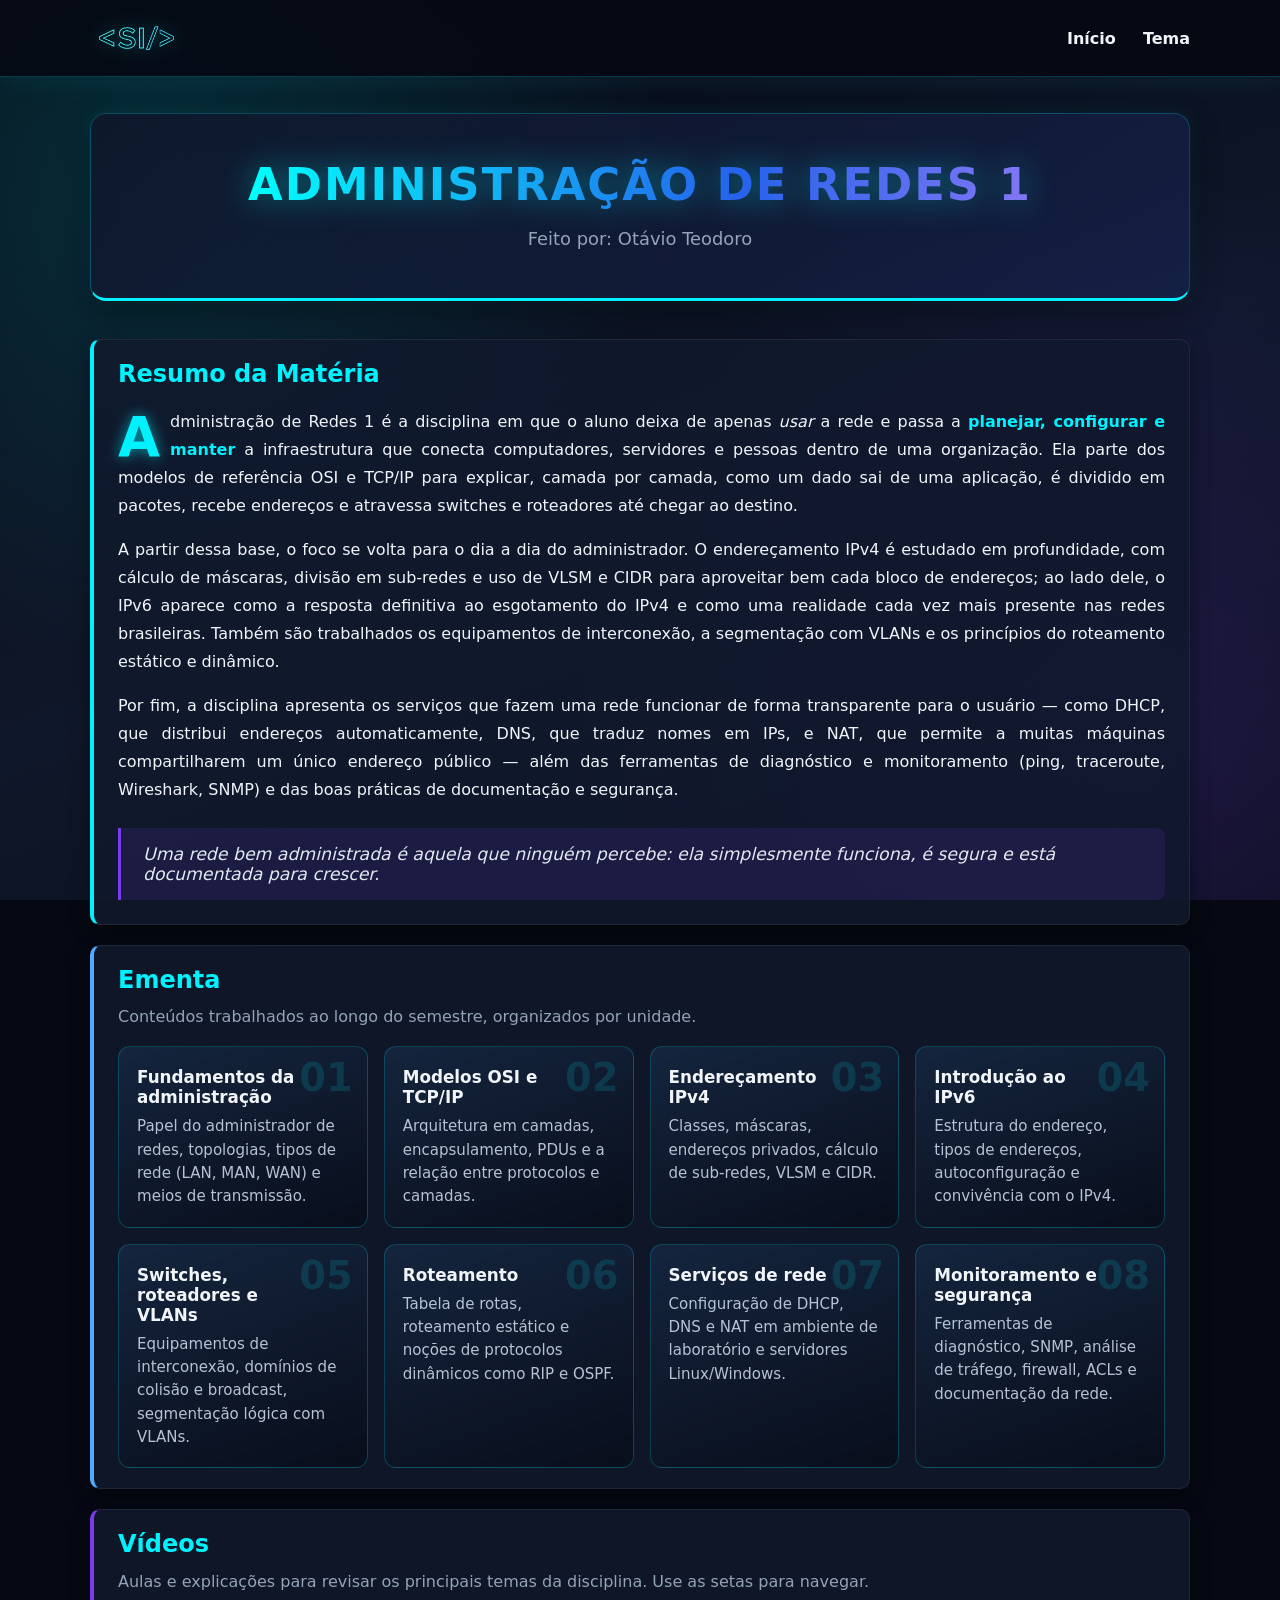
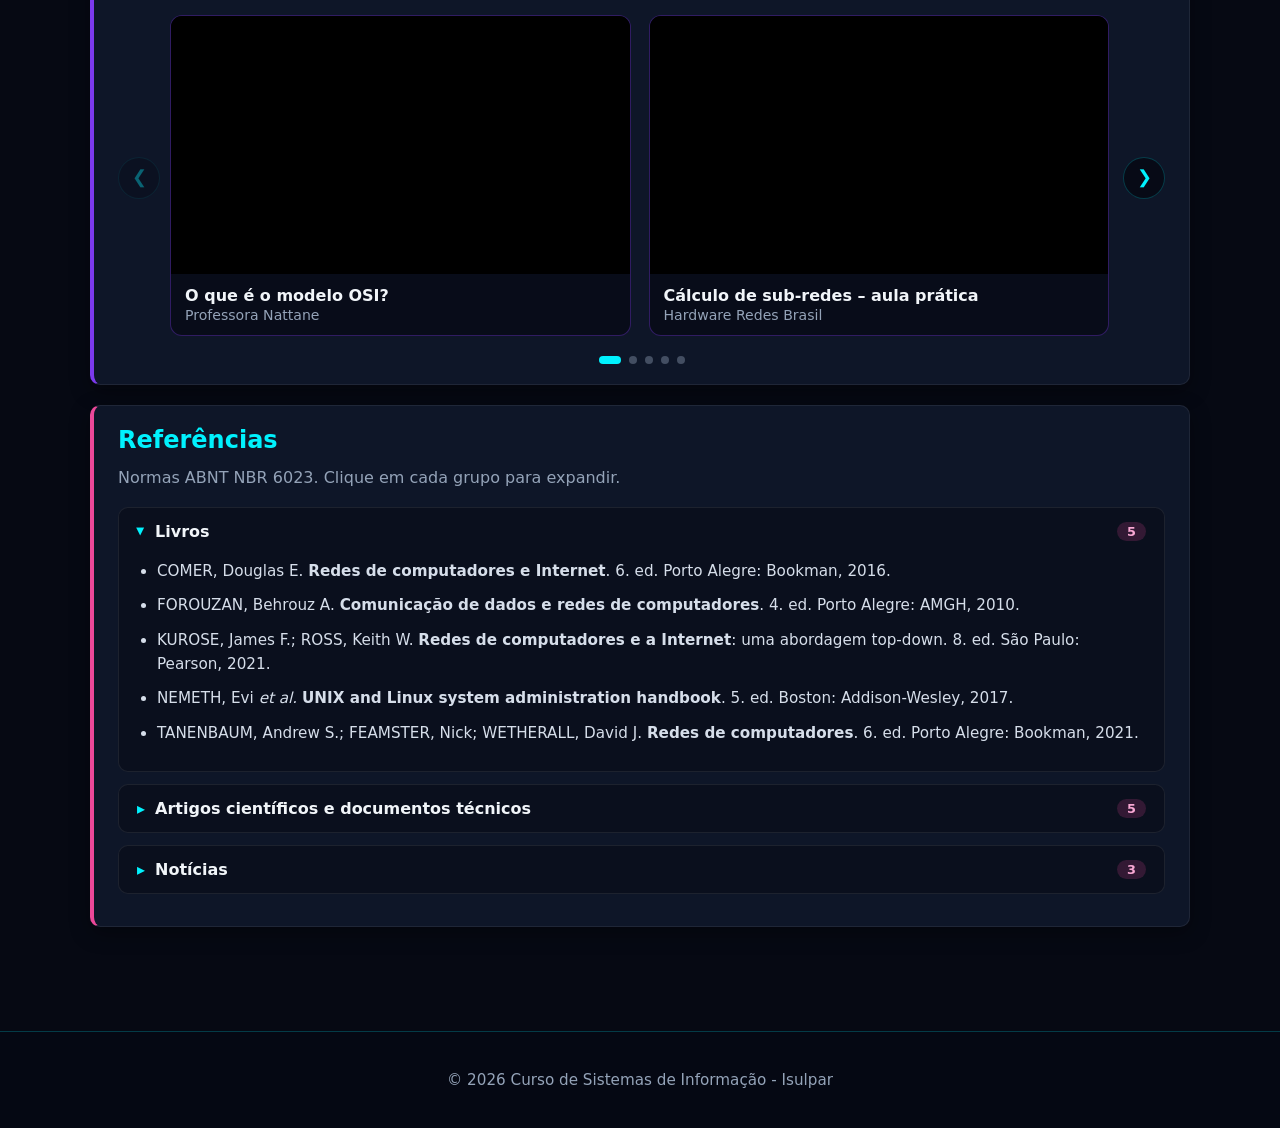
<file: materiaADR/index.html>
<!doctype html>
<html lang="pt-BR">

<head>
  <meta charset="utf-8">
  <meta name="viewport" content="width=device-width, initial-scale=1">
  <title>Administração de Redes 1</title>
  <link rel="stylesheet" href="style.css">
  <link rel="icon" href="../img/icon.png" type="image/x-icon">
  <script src="script.js" defer></script>
</head>

<body>
  <script>
    if (localStorage.getItem('tema') === 'claro') {
      document.body.classList.add('tema-claro');
    }
  </script>
  <header class="topo">
    <div class="container-topo">
      <a href="../index.html" class="link-logo" aria-label="Sistemas de Informação - Início">
        <img src="../img/logo-si.png" alt="Logo de Sistemas de Informação" class="logo-principal">
      </a>
      <nav aria-label="Navegação Principal">
        <a href="../index.html">Início</a>
        <button id="btn-tema" type="button">Tema</button>
      </nav>
    </div>
  </header>
  <main class="conteudo">
    <section class="hero-curso">
      <h1 class="titulo-onda">Administração de Redes 1</h1>
      <p>Feito por: Otávio Teodoro</p>
    </section>

    <!-- 1º Resumo da matéria: texto corrido -->
    <section class="secao-materia secao-resumo">
      <h2>Resumo da Matéria</h2>
      <p class="resumo-abertura">
        Administração de Redes 1 é a disciplina em que o aluno deixa de apenas <em>usar</em> a rede e passa a
        <strong>planejar, configurar e manter</strong> a infraestrutura que conecta computadores, servidores e
        pessoas dentro de uma organização. Ela parte dos modelos de referência OSI e TCP/IP para explicar, camada por
        camada, como um dado sai de uma aplicação, é dividido em pacotes, recebe endereços e atravessa switches e
        roteadores até chegar ao destino.
      </p>
      <p>
        A partir dessa base, o foco se volta para o dia a dia do administrador. O endereçamento IPv4 é estudado em
        profundidade, com cálculo de máscaras, divisão em sub-redes e uso de VLSM e CIDR para aproveitar bem cada
        bloco de endereços; ao lado dele, o IPv6 aparece como a resposta definitiva ao esgotamento do IPv4 e como uma
        realidade cada vez mais presente nas redes brasileiras. Também são trabalhados os equipamentos de
        interconexão, a segmentação com VLANs e os princípios do roteamento estático e dinâmico.
      </p>
      <p>
        Por fim, a disciplina apresenta os serviços que fazem uma rede funcionar de forma transparente para o
        usuário — como DHCP, que distribui endereços automaticamente, DNS, que traduz nomes em IPs, e NAT, que
        permite a muitas máquinas compartilharem um único endereço público — além das ferramentas de diagnóstico e
        monitoramento (ping, traceroute, Wireshark, SNMP) e das boas práticas de documentação e segurança.
      </p>
      <blockquote class="resumo-destaque">
        Uma rede bem administrada é aquela que ninguém percebe: ela simplesmente funciona, é segura e está
        documentada para crescer.
      </blockquote>
    </section>

    <!-- 2º Ementa: cards -->
    <section class="secao-materia secao-ementa">
      <h2>Ementa</h2>
      <p class="secao-intro">Conteúdos trabalhados ao longo do semestre, organizados por unidade.</p>
      <div class="ementa-grid">
        <article class="ementa-card">
          <span class="ementa-num">01</span>
          <h3>Fundamentos da administração</h3>
          <p>Papel do administrador de redes, topologias, tipos de rede (LAN, MAN, WAN) e meios de transmissão.</p>
        </article>
        <article class="ementa-card">
          <span class="ementa-num">02</span>
          <h3>Modelos OSI e TCP/IP</h3>
          <p>Arquitetura em camadas, encapsulamento, PDUs e a relação entre protocolos e camadas.</p>
        </article>
        <article class="ementa-card">
          <span class="ementa-num">03</span>
          <h3>Endereçamento IPv4</h3>
          <p>Classes, máscaras, endereços privados, cálculo de sub-redes, VLSM e CIDR.</p>
        </article>
        <article class="ementa-card">
          <span class="ementa-num">04</span>
          <h3>Introdução ao IPv6</h3>
          <p>Estrutura do endereço, tipos de endereços, autoconfiguração e convivência com o IPv4.</p>
        </article>
        <article class="ementa-card">
          <span class="ementa-num">05</span>
          <h3>Switches, roteadores e VLANs</h3>
          <p>Equipamentos de interconexão, domínios de colisão e broadcast, segmentação lógica com VLANs.</p>
        </article>
        <article class="ementa-card">
          <span class="ementa-num">06</span>
          <h3>Roteamento</h3>
          <p>Tabela de rotas, roteamento estático e noções de protocolos dinâmicos como RIP e OSPF.</p>
        </article>
        <article class="ementa-card">
          <span class="ementa-num">07</span>
          <h3>Serviços de rede</h3>
          <p>Configuração de DHCP, DNS e NAT em ambiente de laboratório e servidores Linux/Windows.</p>
        </article>
        <article class="ementa-card">
          <span class="ementa-num">08</span>
          <h3>Monitoramento e segurança</h3>
          <p>Ferramentas de diagnóstico, SNMP, análise de tráfego, firewall, ACLs e documentação da rede.</p>
        </article>
      </div>
    </section>

    <!-- 3º Vídeos: carrossel -->
    <section class="secao-materia secao-videos">
      <h2>Vídeos</h2>
      <p class="secao-intro">Aulas e explicações para revisar os principais temas da disciplina. Use as setas para navegar.</p>
      <div class="carrossel" aria-roledescription="carrossel" aria-label="Vídeos sobre administração de redes">
        <button class="carrossel-btn anterior" type="button" aria-label="Vídeo anterior">&#10094;</button>
        <div class="carrossel-trilho" tabindex="0">
          <figure class="video-slide">
            <div class="video-moldura">
              <iframe src="https://www.youtube.com/embed/bmgvIlvVAlc" title="O que é o modelo OSI? Guia definitivo" loading="lazy" allow="accelerometer; clipboard-write; encrypted-media; gyroscope; picture-in-picture" allowfullscreen></iframe>
            </div>
            <figcaption><strong>O que é o modelo OSI?</strong><span>Professora Nattane</span></figcaption>
          </figure>
          <figure class="video-slide">
            <div class="video-moldura">
              <iframe src="https://www.youtube.com/embed/h5JsGKLVLtg" title="Cálculo de sub-redes - aula prática" loading="lazy" allow="accelerometer; clipboard-write; encrypted-media; gyroscope; picture-in-picture" allowfullscreen></iframe>
            </div>
            <figcaption><strong>Cálculo de sub-redes – aula prática</strong><span>Hardware Redes Brasil</span></figcaption>
          </figure>
          <figure class="video-slide">
            <div class="video-moldura">
              <iframe src="https://www.youtube.com/embed/00v6x0f0q6A" title="DHCP e DNS: teoria e prática" loading="lazy" allow="accelerometer; clipboard-write; encrypted-media; gyroscope; picture-in-picture" allowfullscreen></iframe>
            </div>
            <figcaption><strong>DHCP e DNS: teoria e prática</strong><span>Descomplicando a TI</span></figcaption>
          </figure>
          <figure class="video-slide">
            <div class="video-moldura">
              <iframe src="https://www.youtube.com/embed/jmvZ4mewCJE" title="DNS - Domain Name System" loading="lazy" allow="accelerometer; clipboard-write; encrypted-media; gyroscope; picture-in-picture" allowfullscreen></iframe>
            </div>
            <figcaption><strong>DNS – Domain Name System</strong><span>NIC.br – Cidadão na Rede</span></figcaption>
          </figure>
          <figure class="video-slide">
            <div class="video-moldura">
              <iframe src="https://www.youtube.com/embed/VjTtrzK4GPA" title="Como funciona o roteamento estático e dinâmico" loading="lazy" allow="accelerometer; clipboard-write; encrypted-media; gyroscope; picture-in-picture" allowfullscreen></iframe>
            </div>
            <figcaption><strong>Roteamento estático e dinâmico</strong><span>Van Glauco</span></figcaption>
          </figure>
          <figure class="video-slide">
            <div class="video-moldura">
              <iframe src="https://www.youtube.com/embed/MqthiSZWPy0" title="Como e por que implantar IPv6 na minha empresa" loading="lazy" allow="accelerometer; clipboard-write; encrypted-media; gyroscope; picture-in-picture" allowfullscreen></iframe>
            </div>
            <figcaption><strong>Como e por que implantar IPv6</strong><span>NIC.br</span></figcaption>
          </figure>
        </div>
        <button class="carrossel-btn proximo" type="button" aria-label="Próximo vídeo">&#10095;</button>
      </div>
      <div class="carrossel-pontos" aria-hidden="true"></div>
    </section>

    <!-- 4º Referências: lista ABNT agrupada em blocos expansíveis -->
    <section class="secao-materia secao-referencias">
      <h2>Referências</h2>
      <p class="secao-intro">Normas ABNT NBR 6023. Clique em cada grupo para expandir.</p>

      <details class="ref-grupo" open>
        <summary>Livros <span class="ref-contagem">5</span></summary>
        <ul class="ref-lista">
          <li>COMER, Douglas E. <strong>Redes de computadores e Internet</strong>. 6. ed. Porto Alegre: Bookman, 2016.</li>
          <li>FOROUZAN, Behrouz A. <strong>Comunicação de dados e redes de computadores</strong>. 4. ed. Porto Alegre: AMGH, 2010.</li>
          <li>KUROSE, James F.; ROSS, Keith W. <strong>Redes de computadores e a Internet</strong>: uma abordagem top-down. 8. ed. São Paulo: Pearson, 2021.</li>
          <li>NEMETH, Evi <em>et al.</em> <strong>UNIX and Linux system administration handbook</strong>. 5. ed. Boston: Addison-Wesley, 2017.</li>
          <li>TANENBAUM, Andrew S.; FEAMSTER, Nick; WETHERALL, David J. <strong>Redes de computadores</strong>. 6. ed. Porto Alegre: Bookman, 2021.</li>
        </ul>
      </details>

      <details class="ref-grupo">
        <summary>Artigos científicos e documentos técnicos <span class="ref-contagem">5</span></summary>
        <ul class="ref-lista">
          <li>CERF, Vinton G.; KAHN, Robert E. A protocol for packet network intercommunication. <strong>IEEE Transactions on Communications</strong>, v. 22, n. 5, p. 637-648, maio 1974.</li>
          <li>DEERING, Steve; HINDEN, Robert. <strong>RFC 8200</strong>: Internet Protocol, version 6 (IPv6) specification. [<em>S. l.</em>]: IETF, 2017. Disponível em: <a href="https://www.rfc-editor.org/rfc/rfc8200" target="_blank" rel="noopener">https://www.rfc-editor.org/rfc/rfc8200</a>. Acesso em: 12 nov. 2026.</li>
          <li>DROMS, Ralph. <strong>RFC 2131</strong>: dynamic host configuration protocol. [<em>S. l.</em>]: IETF, 1997. Disponível em: <a href="https://www.rfc-editor.org/rfc/rfc2131" target="_blank" rel="noopener">https://www.rfc-editor.org/rfc/rfc2131</a>. Acesso em: 12 nov. 2026.</li>
          <li>MOCKAPETRIS, Paul. <strong>RFC 1035</strong>: domain names – implementation and specification. [<em>S. l.</em>]: IETF, 1987. Disponível em: <a href="https://www.rfc-editor.org/rfc/rfc1035" target="_blank" rel="noopener">https://www.rfc-editor.org/rfc/rfc1035</a>. Acesso em: 12 nov. 2026.</li>
          <li>REKHTER, Yakov <em>et al.</em> <strong>RFC 1918</strong>: address allocation for private internets. [<em>S. l.</em>]: IETF, 1996. Disponível em: <a href="https://www.rfc-editor.org/rfc/rfc1918" target="_blank" rel="noopener">https://www.rfc-editor.org/rfc/rfc1918</a>. Acesso em: 12 nov. 2026.</li>
        </ul>
      </details>

      <details class="ref-grupo">
        <summary>Notícias <span class="ref-contagem">3</span></summary>
        <ul class="ref-lista">
          <li>BRASIL atinge marca de 60% de usuários de Internet já com IPv6 habilitado. <strong>DPL News</strong>, 29 out. 2026. Disponível em: <a href="https://dplnews.com/brasil-atinge-marca-de-60-de-usuarios-de-internet-ja-com-ipv6-habilitado/" target="_blank" rel="noopener">https://dplnews.com/brasil-atinge-marca-de-60-de-usuarios-de-internet-ja-com-ipv6-habilitado/</a>. Acesso em: 12 nov. 2026.</li>
          <li>MOREIRAS, Antonio M. Brazil's unified government portal now runs on IPv6: a milestone for the country's Internet. <strong>Blog LACNIC</strong>, 31 out. 2025. Disponível em: <a href="https://blog.lacnic.net/en/ipv6-brasil/" target="_blank" rel="noopener">https://blog.lacnic.net/en/ipv6-brasil/</a>. Acesso em: 12 nov. 2026.</li>
          <li>PAULO, Danilo. Anatel aprova plano de ação para ampliar IPv6 no Brasil. <strong>Teletime</strong>, 17 out. 2024. Disponível em: <a href="https://teletime.com.br/17/10/2024/anatel-aprova-plano-de-acao-para-ampliar-ipv6-no-brasil/" target="_blank" rel="noopener">https://teletime.com.br/17/10/2024/anatel-aprova-plano-de-acao-para-ampliar-ipv6-no-brasil/</a>. Acesso em: 12 nov. 2026.</li>
        </ul>
      </details>
    </section>
  </main>
  <footer class="rodape">
    <p>&copy; 2026 Curso de Sistemas de Informação - Isulpar</p>
  </footer>
</body>

</html>
</file>
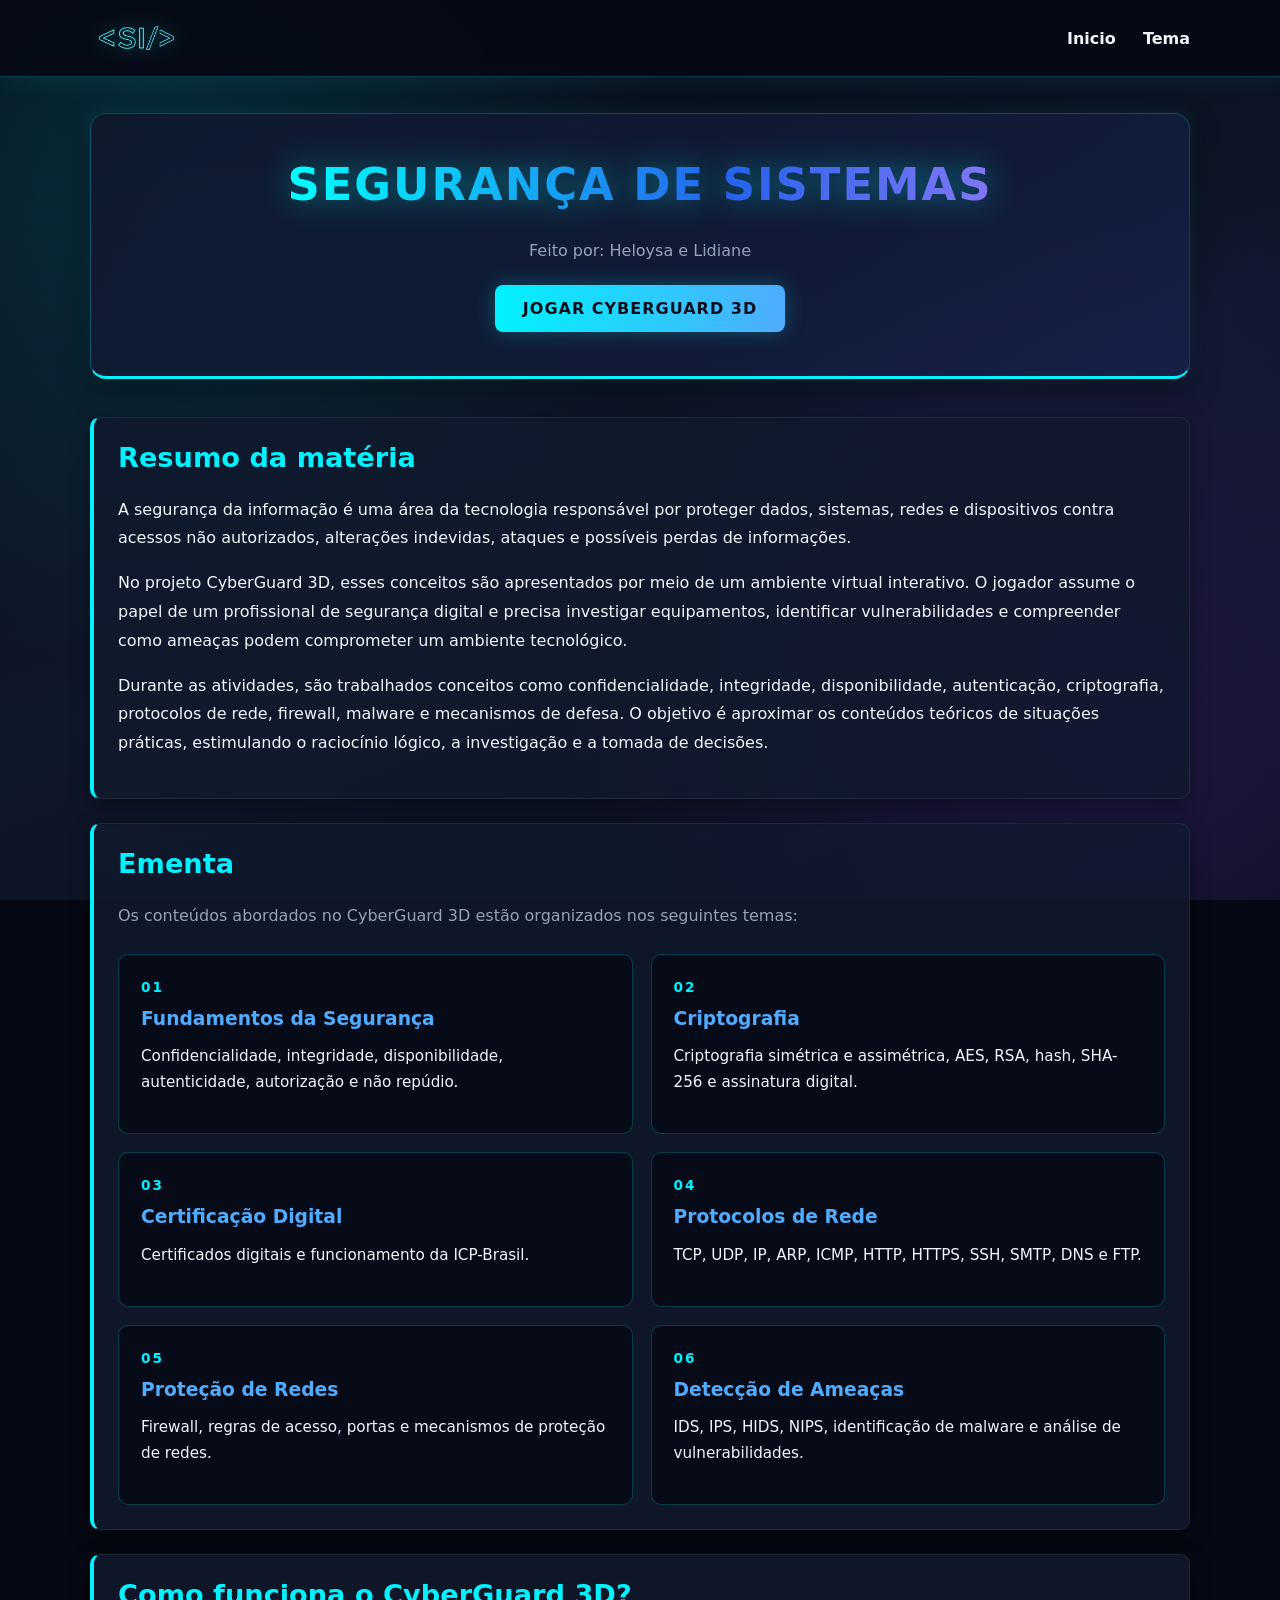
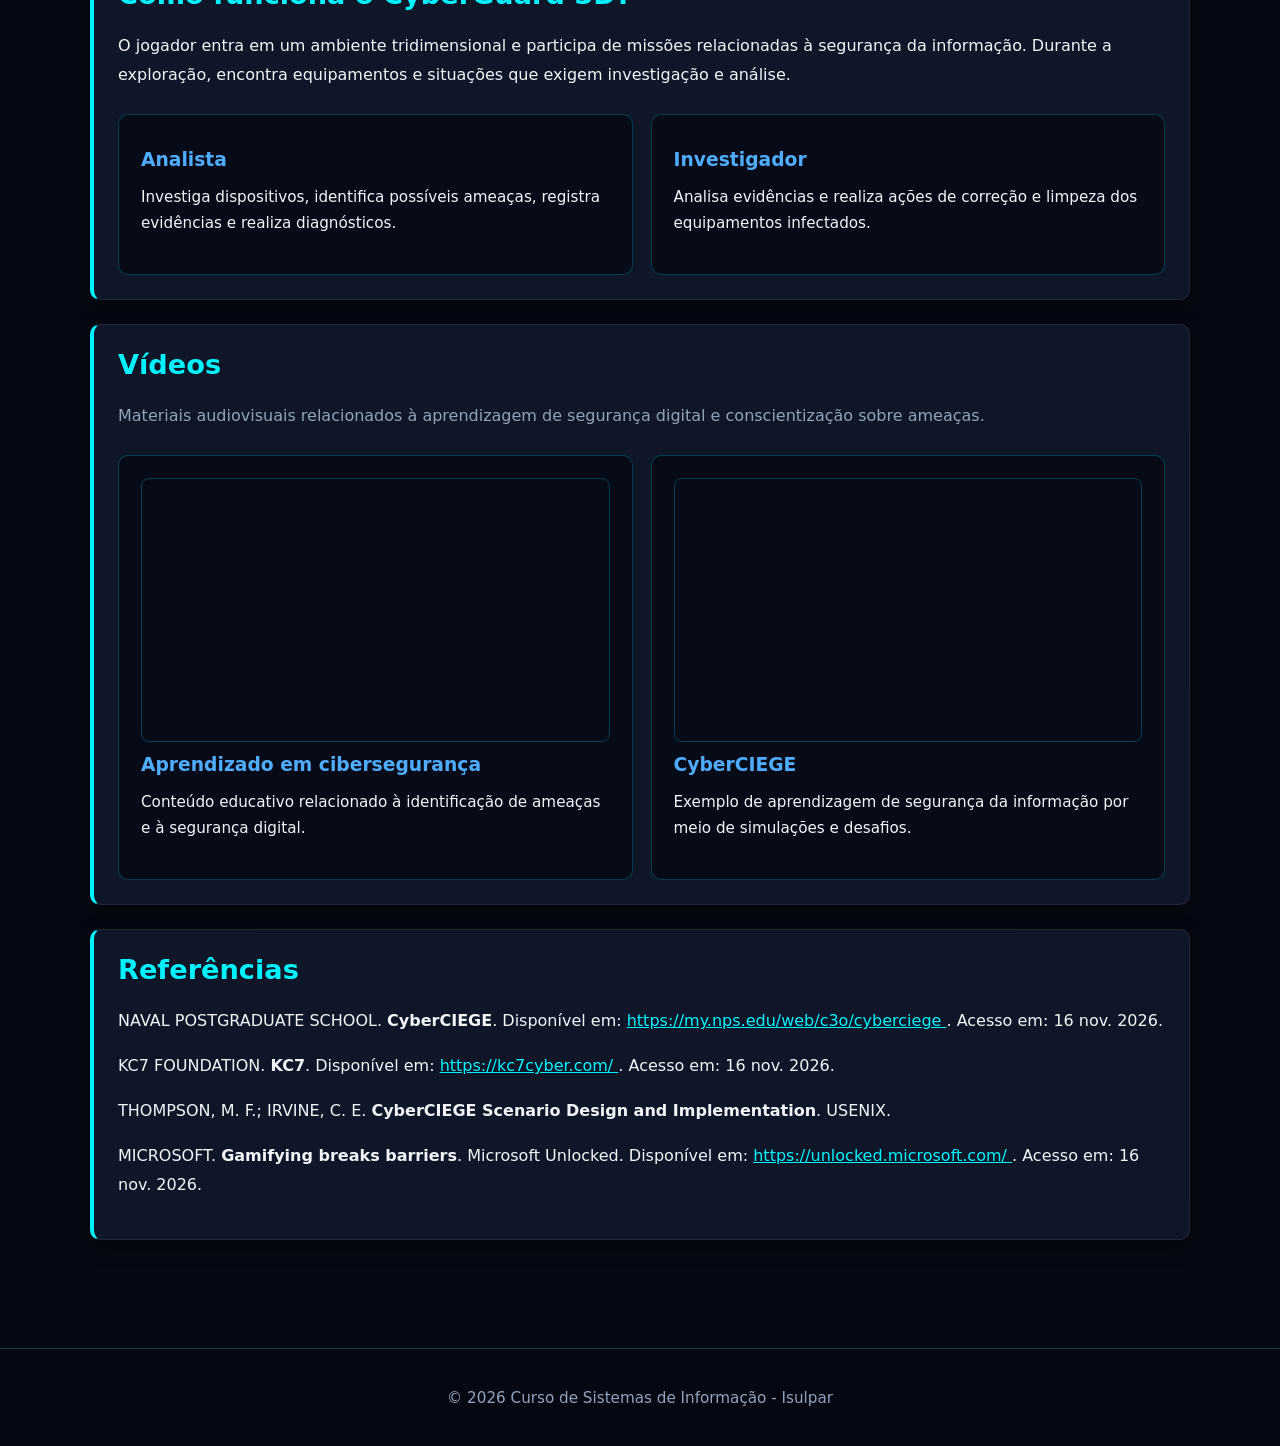
<file: materiaCY/index.html>
<!DOCTYPE html>
<html lang="pt-BR">

<head>
    <meta charset="UTF-8">
    <meta name="viewport" content="width=device-width, initial-scale=1">
    <title>Segurança de Sistemas</title>
    <link rel="stylesheet" href="style.css">
    <script src="script.js" defer></script>
</head>

<body>

    <script>
        if (localStorage.getItem('tema') === 'claro') {
            document.body.classList.add('tema-claro');
        }
    </script>

    <header class="topo">
        <div class="container-topo">
            <a href="../index.html" class="link-logo" aria-label="Sistemas de Informação Inicio">
                <img src="../img/logo-si.png" alt="Logo de Sistemas de Informação" class="logo-principal">
            </a>
            <nav aria-label="Navegação Principal">
                <a href="../index.html">Inicio</a>
                <button id="btn-tema" type="button">Tema</button>
            </nav>
        </div>
    </header>

    <main class="conteudo">

        <!-- APRESENTAÇÃO -->

        <section class="hero-curso">
            <h1 class="titulo-onda">Segurança de Sistemas</h1>
            <p class="autores">Feito por: Heloysa e Lidiane</p>

            <!-- LINK EXATO INFORMADO PARA ABRIR O JOGO -->

            <a class="botao-jogar" href="https://cyberguard3d.rf.gd/" target="_blank" rel="noopener noreferrer">
                JOGAR CYBERGUARD 3D
            </a>

        </section>

        <!-- RESUMO -->

        <section class="secao-materia resumo">

            <h2>Resumo da matéria</h2>

            <p>
                A segurança da informação é uma área da tecnologia responsável
                por proteger dados, sistemas, redes e dispositivos contra
                acessos não autorizados, alterações indevidas, ataques e
                possíveis perdas de informações.
            </p>

            <p>
                No projeto CyberGuard 3D, esses conceitos são apresentados
                por meio de um ambiente virtual interativo. O jogador assume
                o papel de um profissional de segurança digital e precisa
                investigar equipamentos, identificar vulnerabilidades e
                compreender como ameaças podem comprometer um ambiente
                tecnológico.
            </p>

            <p>
                Durante as atividades, são trabalhados conceitos como
                confidencialidade, integridade, disponibilidade, autenticação,
                criptografia, protocolos de rede, firewall, malware e
                mecanismos de defesa. O objetivo é aproximar os conteúdos
                teóricos de situações práticas, estimulando o raciocínio
                lógico, a investigação e a tomada de decisões.
            </p>
        </section>

        <!-- EMENTA -->

        <section class="secao-materia">

            <h2>Ementa</h2>

            <p class="introducao-secao">
                Os conteúdos abordados no CyberGuard 3D estão organizados
                nos seguintes temas:
            </p>

            <div class="ementa-grid">

                <article class="ementa-card">
                    <span class="card-numero">01</span>
                    <h3>Fundamentos da Segurança</h3>
                    <p>
                        Confidencialidade, integridade, disponibilidade,
                        autenticidade, autorização e não repúdio.
                    </p>
                </article>

                <article class="ementa-card">
                    <span class="card-numero">02</span>
                    <h3>Criptografia</h3>
                    <p>
                        Criptografia simétrica e assimétrica, AES, RSA,
                        hash, SHA-256 e assinatura digital.
                    </p>
                </article>

                <article class="ementa-card">
                    <span class="card-numero">03</span>
                    <h3>Certificação Digital</h3>
                    <p>
                        Certificados digitais e funcionamento da
                        ICP-Brasil.
                    </p>
                </article>

                <article class="ementa-card">
                    <span class="card-numero">04</span>
                    <h3>Protocolos de Rede</h3>
                    <p>
                        TCP, UDP, IP, ARP, ICMP, HTTP, HTTPS, SSH,
                        SMTP, DNS e FTP.
                    </p>
                </article>

                <article class="ementa-card">
                    <span class="card-numero">05</span>
                    <h3>Proteção de Redes</h3>
                    <p>
                        Firewall, regras de acesso, portas e mecanismos
                        de proteção de redes.
                    </p>
                </article>

                <article class="ementa-card">
                    <span class="card-numero">06</span>
                    <h3>Detecção de Ameaças</h3>
                    <p>
                        IDS, IPS, HIDS, NIPS, identificação de malware
                        e análise de vulnerabilidades.
                    </p>
                </article>

            </div>
        </section>

        <!-- FUNCIONAMENTO DO JOGO -->

        <section class="secao-materia">

            <h2>Como funciona o CyberGuard 3D?</h2>

            <p>
                O jogador entra em um ambiente tridimensional e participa
                de missões relacionadas à segurança da informação.
                Durante a exploração, encontra equipamentos e situações
                que exigem investigação e análise.
            </p>

            <div class="personagens-grid">

                <article class="personagem-card">
                    <h3>Analista</h3>
                    <p>
                        Investiga dispositivos, identifica possíveis
                        ameaças, registra evidências e realiza diagnósticos.
                    </p>
                </article>

                <article class="personagem-card">
                    <h3>Investigador</h3>
                    <p>
                        Analisa evidências e realiza ações de correção
                        e limpeza dos equipamentos infectados.
                    </p>
                </article>

            </div>
        </section>

        <!-- VÍDEOS -->

        <section class="secao-materia">

            <h2>Vídeos</h2>

            <p class="introducao-secao">
                Materiais audiovisuais relacionados à aprendizagem
                de segurança digital e conscientização sobre ameaças.
            </p>

            <div class="videos-grid">

                <article class="video-card">
                    <div class="video-container">
                        <iframe src="https://www.youtube-nocookie.com/embed/dMhtkfimq1I"
                            title="Vídeo educativo de cibersegurança" loading="lazy" allowfullscreen>
                        </iframe>
                    </div>

                    <h3>Aprendizado em cibersegurança</h3>

                    <p>
                        Conteúdo educativo relacionado à identificação
                        de ameaças e à segurança digital.
                    </p>
                </article>

                <article class="video-card">
                    <div class="video-container">
                        <iframe src="https://www.youtube-nocookie.com/embed/ySDpQtAapVU"
                            title="CyberCIEGE - Segurança da informação" loading="lazy" allowfullscreen>
                        </iframe>
                    </div>

                    <h3>CyberCIEGE</h3>

                    <p>
                        Exemplo de aprendizagem de segurança da informação
                        por meio de simulações e desafios.
                    </p>
                </article>

            </div>
        </section>

        <!-- REFERÊNCIAS -->

        <section class="secao-materia referencias">

            <h2>Referências</h2>

            <p>
                NAVAL POSTGRADUATE SCHOOL.
                <strong>CyberCIEGE</strong>.
                Disponível em:
                <a href="https://my.nps.edu/web/c3o/cyberciege" target="_blank" rel="noopener noreferrer">
                    https://my.nps.edu/web/c3o/cyberciege
                </a>.
                Acesso em: 16 nov. 2026.
            </p>

            <p>
                KC7 FOUNDATION.
                <strong>KC7</strong>.
                Disponível em:
                <a href="https://kc7cyber.com/" target="_blank" rel="noopener noreferrer">
                    https://kc7cyber.com/
                </a>.
                Acesso em: 16 nov. 2026.
            </p>

            <p>
                THOMPSON, M. F.; IRVINE, C. E.
                <strong>CyberCIEGE Scenario Design and Implementation</strong>.
                USENIX.
            </p>

            <p>
                MICROSOFT.
                <strong>Gamifying breaks barriers</strong>.
                Microsoft Unlocked.
                Disponível em:
                <a href="https://unlocked.microsoft.com/" target="_blank" rel="noopener noreferrer">
                    https://unlocked.microsoft.com/
                </a>.
                Acesso em: 16 nov. 2026.
            </p>
        </section>

    </main>

    <footer class="rodape">
        <p>&copy; 2026 Curso de Sistemas de Informação - Isulpar</p>
    </footer>

</body>

</html>
</file>
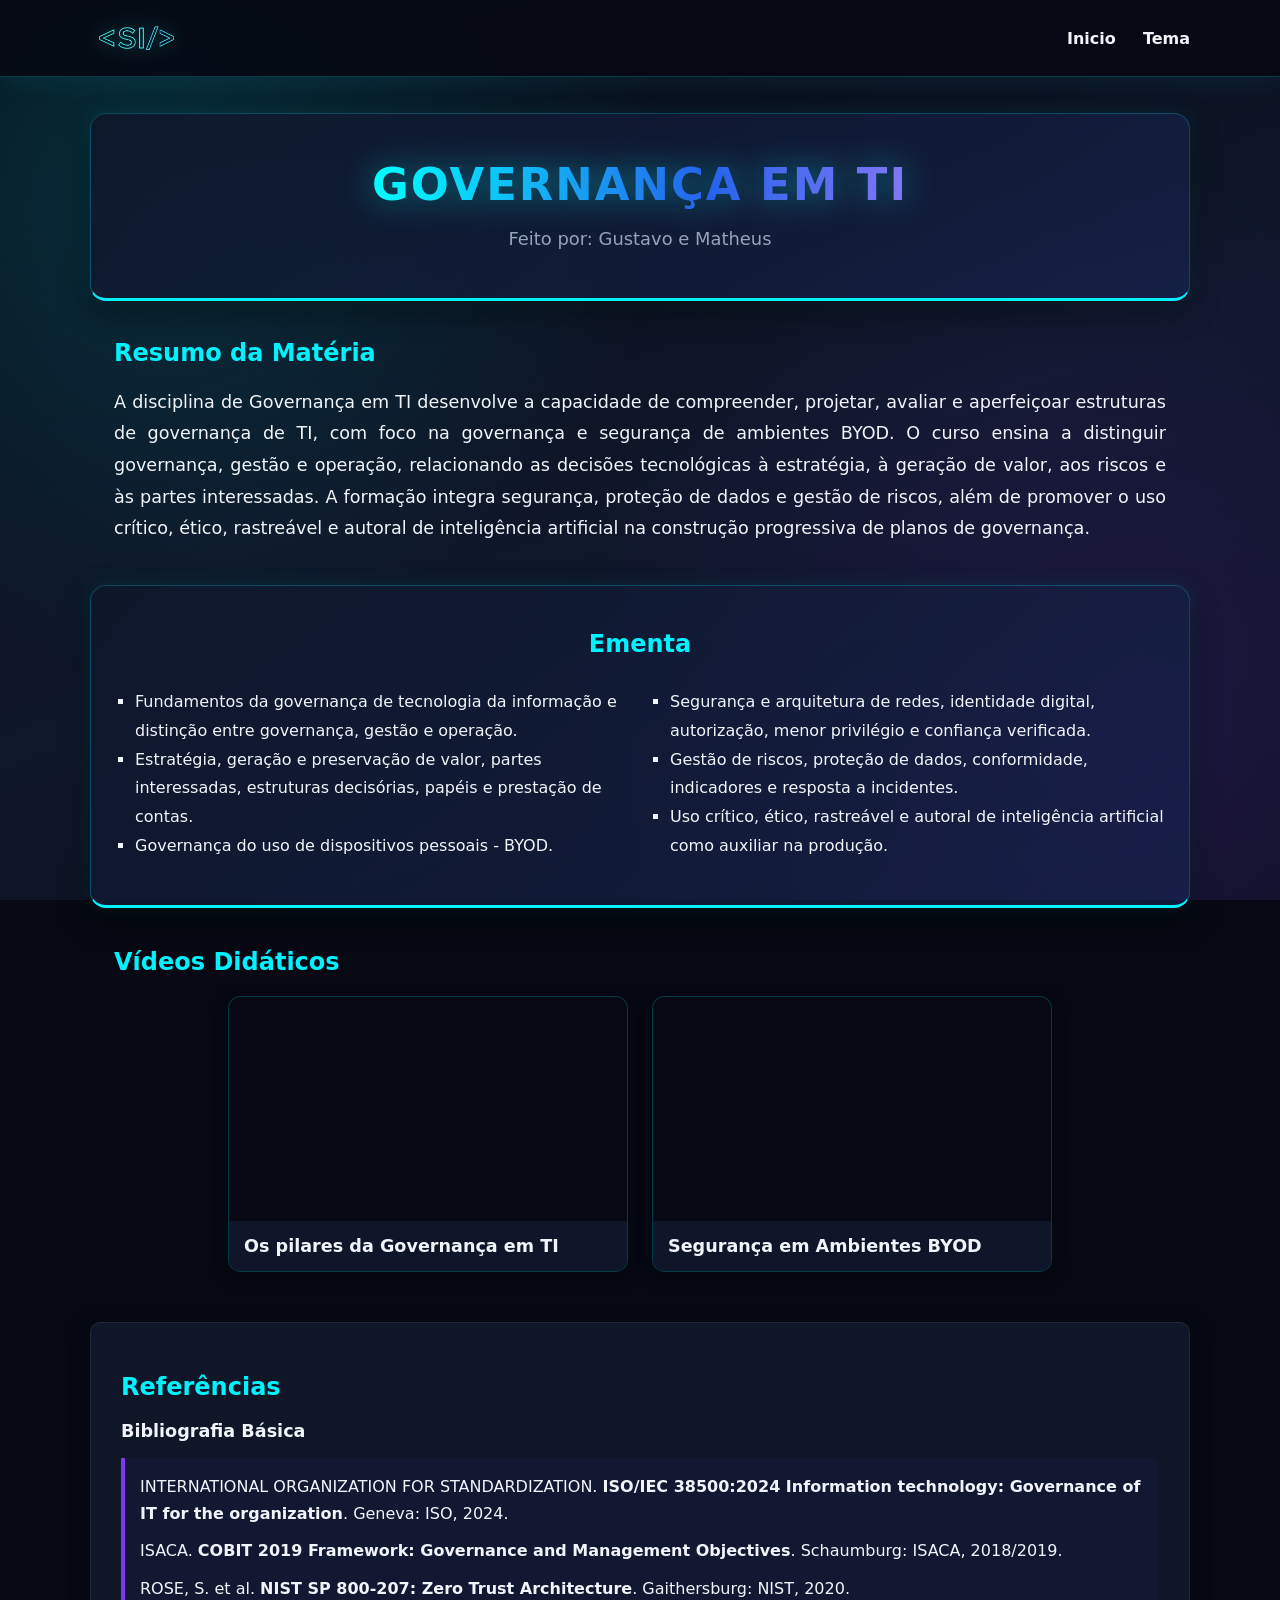
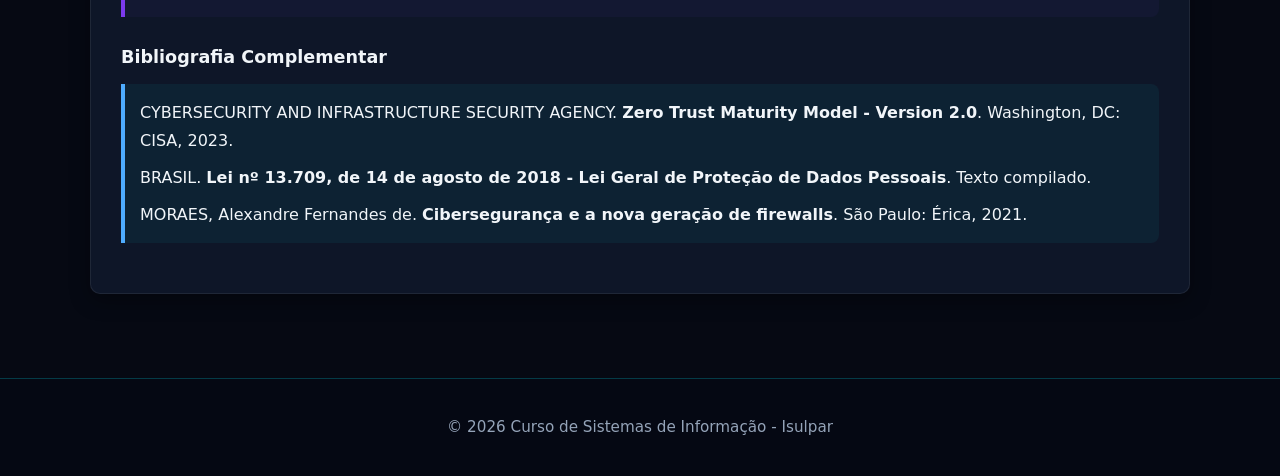
<file: materiaGOV/index.html>
<!doctype html>
<html lang="pt-BR">
<head>
    <meta charset="utf-8">
    <meta name="viewport" content="width=device-width, initial-scale=1">
    <title>Governança em TI</title>
    <link rel="stylesheet" href="style.css">
    <link rel="icon" href="../img/icon.png" type="image/x-icon">
    <script src="script.js" defer></script>
</head>
<body>
    <script>
        if (localStorage.getItem('tema') === 'claro') {
            document.body.classList.add('tema-claro');
        }
    </script>
    <header class="topo">
        <div class="container-topo">
            <a href="../index.html" class="link-logo" aria-label="Sistemas de Informação Inicio">
                <img src="../img/logo-si.png" alt="Logo de Sistemas de Informação" class="logo-principal">
            </a>
            <nav aria-label="Navegação Principal">
                <a href="../index.html">Inicio</a>
                <button id="btn-tema" type="button">Tema</button>
            </nav>
        </div>
    </header>

    <main class="conteudo">
        <section class="hero-curso">
            <h1 class="titulo-onda">Governança em TI</h1>
            <p>Feito por: Gustavo e Matheus</p>
        </section>

        <!-- 1º Resumo da Matéria -->
        <section class="secao-transparente">
            <h2 class="inverter-titulo titulo-destaque">Resumo da Matéria</h2>
            <p class="inverter-texto texto-justificado">
                A disciplina de Governança em TI desenvolve a capacidade de compreender, projetar, avaliar e aperfeiçoar estruturas de governança de TI, com foco na governança e segurança de ambientes BYOD. O curso ensina a distinguir governança, gestão e operação, relacionando as decisões tecnológicas à estratégia, à geração de valor, aos riscos e às partes interessadas. A formação integra segurança, proteção de dados e gestão de riscos, além de promover o uso crítico, ético, rastreável e autoral de inteligência artificial na construção progressiva de planos de governança.
            </p>
        </section>

        <!-- 2º Ementa (Box Escura) -->
        <section class="box-escura">
            <h2>Ementa</h2>
            <div class="grid-ementa">
                <div>
                    <ul class="lista-ementa">
                        <li>Fundamentos da governança de tecnologia da informação e distinção entre governança, gestão e operação.</li>
                        <li>Estratégia, geração e preservação de valor, partes interessadas, estruturas decisórias, papéis e prestação de contas.</li>
                        <li>Governança do uso de dispositivos pessoais - BYOD.</li>
                    </ul>
                </div>
                <div>
                    <ul class="lista-ementa">
                        <li>Segurança e arquitetura de redes, identidade digital, autorização, menor privilégio e confiança verificada.</li>
                        <li>Gestão de riscos, proteção de dados, conformidade, indicadores e resposta a incidentes.</li>
                        <li>Uso crítico, ético, rastreável e autoral de inteligência artificial como auxiliar na produção.</li>
                    </ul>
                </div>
            </div>
        </section>

        <!-- 3º Vídeos Didáticos -->
        <section class="secao-transparente mt-40">
            <h2 class="inverter-titulo titulo-destaque">Vídeos Didáticos</h2>
            <div class="videos-container">
                <div class="video-card">
                    <iframe width="100%" height="250" src="https://www.youtube.com/embed/P4nNJk76xFo?si=zmnBfCOOf6XlU1Mq" title="YouTube video player" frameborder="0" allow="accelerometer; autoplay; clipboard-write; encrypted-media; gyroscope; picture-in-picture; web-share" referrerpolicy="strict-origin-when-cross-origin" allowfullscreen></iframe>
                    <div class="video-titulo-container">
                        <h3>Os pilares da Governança em TI</h3>
                    </div>
                </div>
                <div class="video-card">
                    <iframe width="100%" height="250" src="https://www.youtube.com/embed/l7bNXClfjuY?si=xzl1AOaqDxJb7FOT" title="YouTube video player" frameborder="0" allow="accelerometer; autoplay; clipboard-write; encrypted-media; gyroscope; picture-in-picture; web-share" referrerpolicy="strict-origin-when-cross-origin" allowfullscreen></iframe>
                    <div class="video-titulo-container">
                        <h3>Segurança em Ambientes BYOD</h3>
                    </div>
                </div>
            </div>
        </section>

        <!-- 4º Referências ABNT -->
        <section class="referencias-container">
            <h2 class="titulo-destaque">Referências</h2>
            
            <h3 class="subtitulo-referencia">Bibliografia Básica</h3>
            <div class="referencia-item basica">
                <p>INTERNATIONAL ORGANIZATION FOR STANDARDIZATION. <strong>ISO/IEC 38500:2024 Information technology: Governance of IT for the organization</strong>. Geneva: ISO, 2024.</p>
                <p>ISACA. <strong>COBIT 2019 Framework: Governance and Management Objectives</strong>. Schaumburg: ISACA, 2018/2019.</p>
                <p>ROSE, S. et al. <strong>NIST SP 800-207: Zero Trust Architecture</strong>. Gaithersburg: NIST, 2020.</p>
            </div>

            <h3 class="subtitulo-referencia complementar">Bibliografia Complementar</h3>
            <div class="referencia-item complementar">
                <p>CYBERSECURITY AND INFRASTRUCTURE SECURITY AGENCY. <strong>Zero Trust Maturity Model - Version 2.0</strong>. Washington, DC: CISA, 2023.</p>
                <p>BRASIL. <strong>Lei nº 13.709, de 14 de agosto de 2018 - Lei Geral de Proteção de Dados Pessoais</strong>. Texto compilado.</p>
                <p>MORAES, Alexandre Fernandes de. <strong>Cibersegurança e a nova geração de firewalls</strong>. São Paulo: Érica, 2021.</p>
            </div>
        </section>
    </main>

    <footer class="rodape">
        <p>&copy; 2026 Curso de Sistemas de Informação - Isulpar</p>
    </footer>
</body>
</html>
</file>
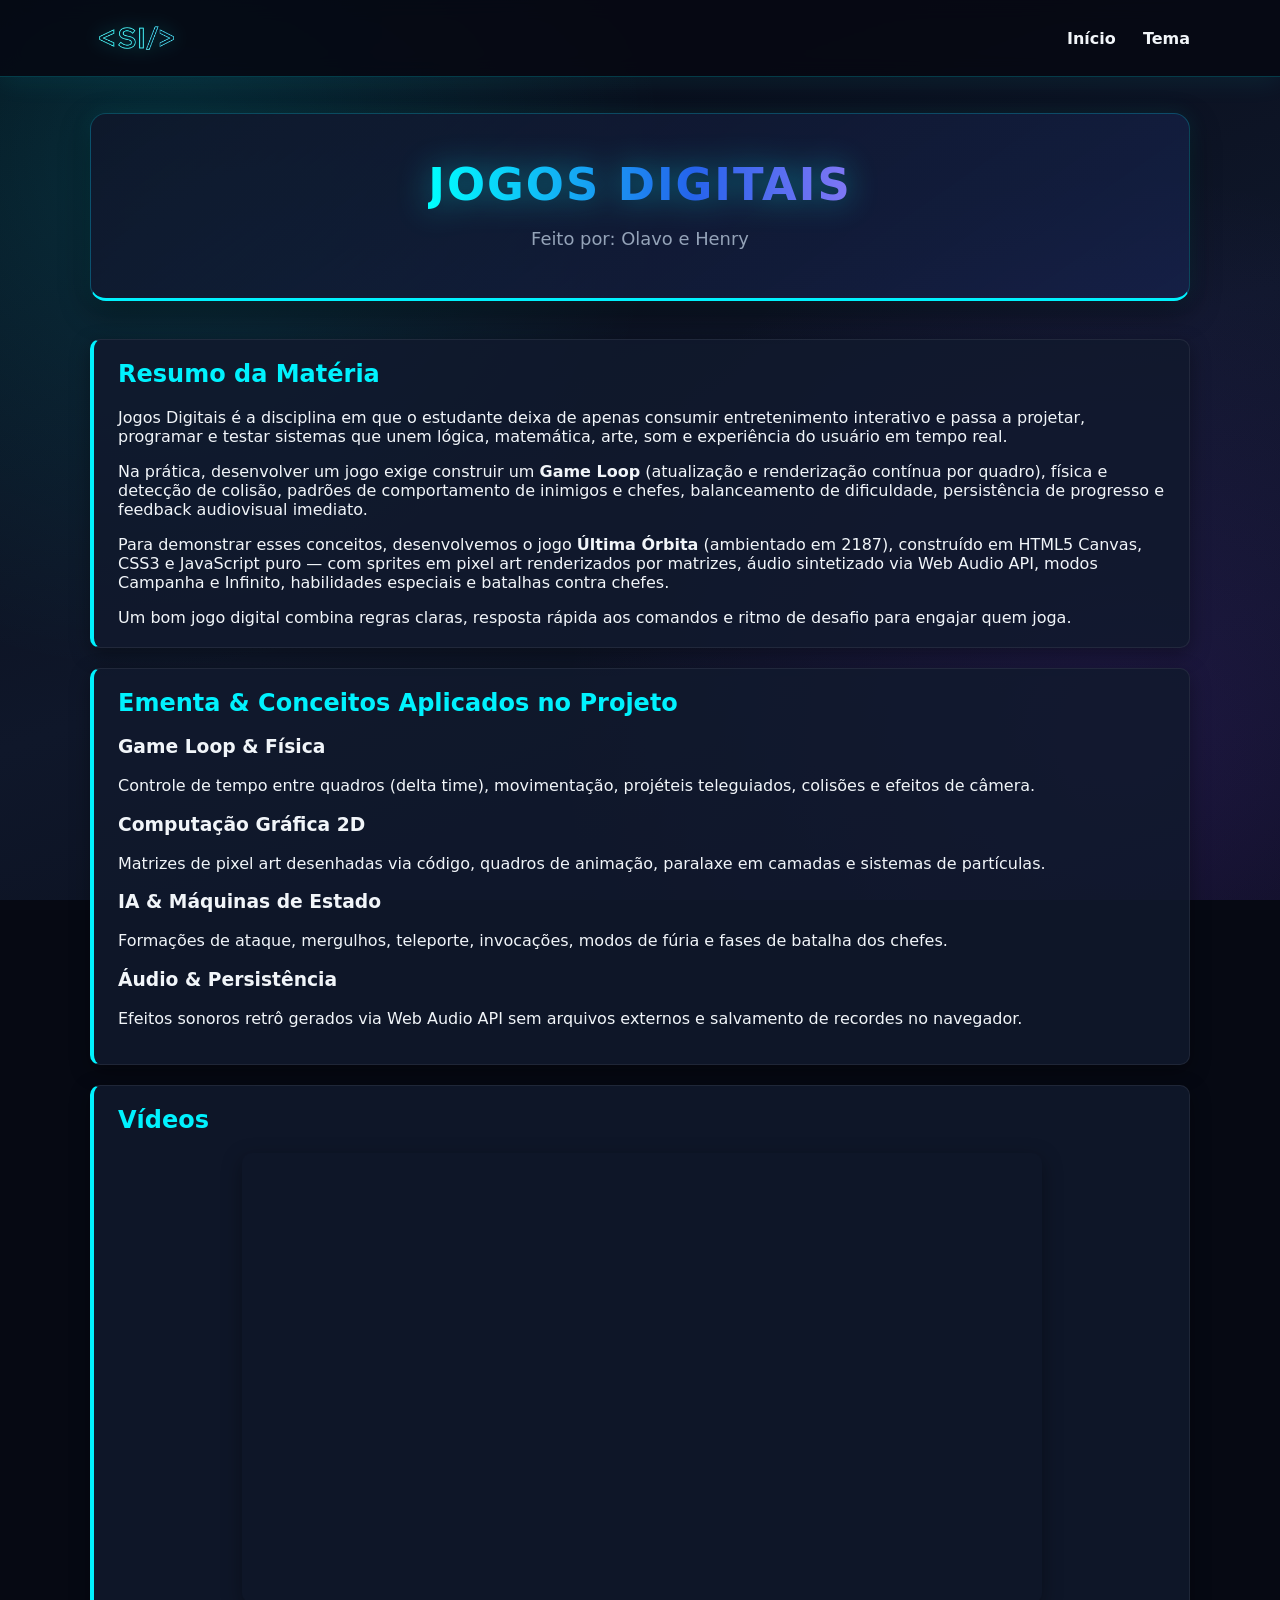
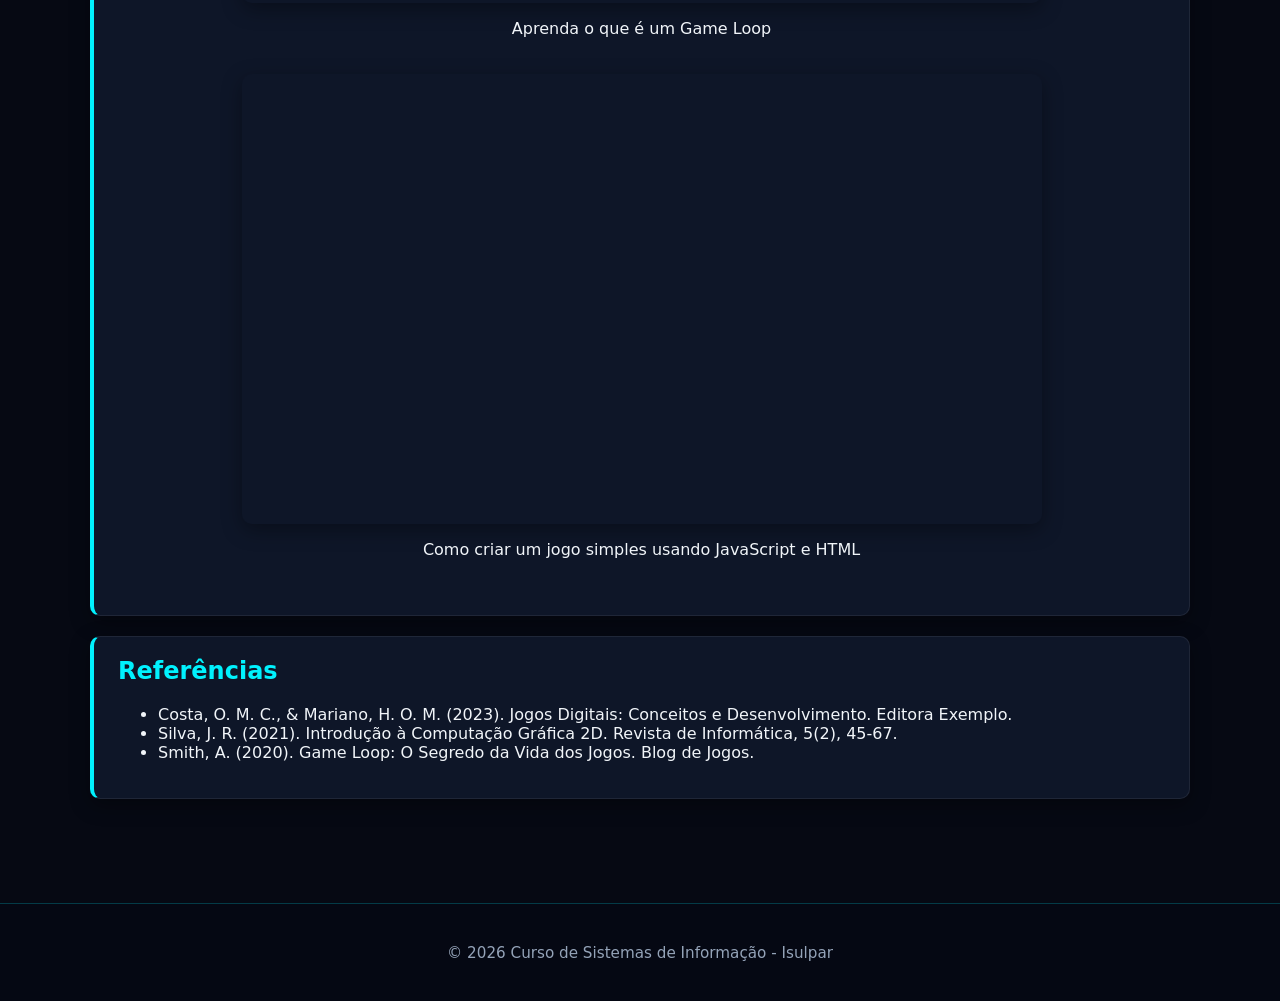
<file: materiaJD/index.html>
<!doctype html>
<html lang="pt-BR">
  <head>
    <meta charset="UTF-8" />
    <meta name="viewport" content="width=device-width, initial-scale=1.0" />
    <title>Jogos Digitais — Portal SI</title>
    <link rel="stylesheet" href="style.css" />
    <script src="script.js" defer></script>
  </head>
  <body class="tema-escuro">
    <header class="topo">
      <div class="container-topo">
        <a
          href="../index.html"
          class="link-logo"
          aria-label="Sistemas de Informação - Início"
        >
          <img
            src="../img/logo-si.png"
            alt="Logo de Sistemas de Informação"
            class="logo-principal"
          />
        </a>
        <nav aria-label="Navegação Principal">
          <a href="../index.html">Início</a>
          <button id="btn-tema" type="button">Tema</button>
        </nav>
      </div>
    </header>

    <main class="conteudo">
      <section class="hero-curso">
        <h1 class="titulo-onda">JOGOS DIGITAIS</h1>
        <p>
          Feito por: Olavo e Henry
        </p>
      </section>

      <section class="secao-materia">
        <h2>Resumo da Matéria</h2>
        <p>
          Jogos Digitais é a disciplina em que o estudante deixa de apenas
          consumir entretenimento interativo e passa a projetar, programar e
          testar sistemas que unem lógica, matemática, arte, som e experiência
          do usuário em tempo real.
        </p>
        <p>
          Na prática, desenvolver um jogo exige construir um
          <strong>Game Loop</strong> (atualização e renderização contínua por
          quadro), física e detecção de colisão, padrões de comportamento de
          inimigos e chefes, balanceamento de dificuldade, persistência de
          progresso e feedback audiovisual imediato.
        </p>
        <p>
          Para demonstrar esses conceitos, desenvolvemos o jogo
          <strong>Última Órbita</strong> (ambientado em 2187), construído em
          HTML5 Canvas, CSS3 e JavaScript puro — com sprites em pixel art
          renderizados por matrizes, áudio sintetizado via Web Audio API, modos
          Campanha e Infinito, habilidades especiais e batalhas contra chefes.
        </p>
        <div class="quote-box">
          Um bom jogo digital combina regras claras, resposta rápida aos
          comandos e ritmo de desafio para engajar quem joga.
        </div>
      </section>

      <section class="secao-materia">
        <h2>Ementa & Conceitos Aplicados no Projeto</h2>
        <div class="grid-topics">
          <div class="topic-box">
            <h3>Game Loop & Física</h3>
            <p>
              Controle de tempo entre quadros (delta time), movimentação,
              projéteis teleguiados, colisões e efeitos de câmera.
            </p>
          </div>
          <div class="topic-box">
            <h3>Computação Gráfica 2D</h3>
            <p>
              Matrizes de pixel art desenhadas via código, quadros de animação,
              paralaxe em camadas e sistemas de partículas.
            </p>
          </div>
          <div class="topic-box">
            <h3>IA & Máquinas de Estado</h3>
            <p>
              Formações de ataque, mergulhos, teleporte, invocações, modos de
              fúria e fases de batalha dos chefes.
            </p>
          </div>
          <div class="topic-box">
            <h3>Áudio & Persistência</h3>
            <p>
              Efeitos sonoros retrô gerados via Web Audio API sem arquivos
              externos e salvamento de recordes no navegador.
            </p>
          </div>
        </div>
      </section>

      <section class="secao-materia">
        <h2>Vídeos</h2>
        <div class="video-container">
          <iframe width="560" height="315" src="https://www.youtube.com/embed/kf6a8_HlCHE"
            title="Aprenda o que é um game loop" frameborder="0"
            allow="accelerometer; autoplay; clipboard-write; encrypted-media; gyroscope; picture-in-picture; web-share"
            referrerpolicy="strict-origin-when-cross-origin" allowfullscreen></iframe>
          <p>Aprenda o que é um Game Loop</p>
        </div>
        <div class="video-container">
          <iframe width="560" height="315" src="https://www.youtube.com/embed/r9buAwVBDhA"
            title="Como criar um jogo simples usando JavaScript e HTML" frameborder="0"
            allow="accelerometer; autoplay; clipboard-write; encrypted-media; gyroscope; picture-in-picture; web-share"
            referrerpolicy="strict-origin-when-cross-origin" allowfullscreen></iframe>
          <p>Como criar um jogo simples usando JavaScript e HTML</p>
        </div>
      </section>

      <section class="secao-materia">
        <h2>Referências</h2>
        <ul>
          <li>
            Costa, O. M. C., & Mariano, H. O. M. (2023). Jogos Digitais:
            Conceitos e Desenvolvimento. Editora Exemplo.
          </li>
          <li>
            Silva, J. R. (2021). Introdução à Computação Gráfica 2D. Revista de
            Informática, 5(2), 45-67.
          </li>
          <li>
            Smith, A. (2020). Game Loop: O Segredo da Vida dos Jogos. Blog de
            Jogos.
          </li>
        </ul>
      </section>
    </main>

    <footer class="rodape">
      <p>&copy; 2026 Curso de Sistemas de Informação - Isulpar</p>
    </footer>
  </body>
</html>
</file>
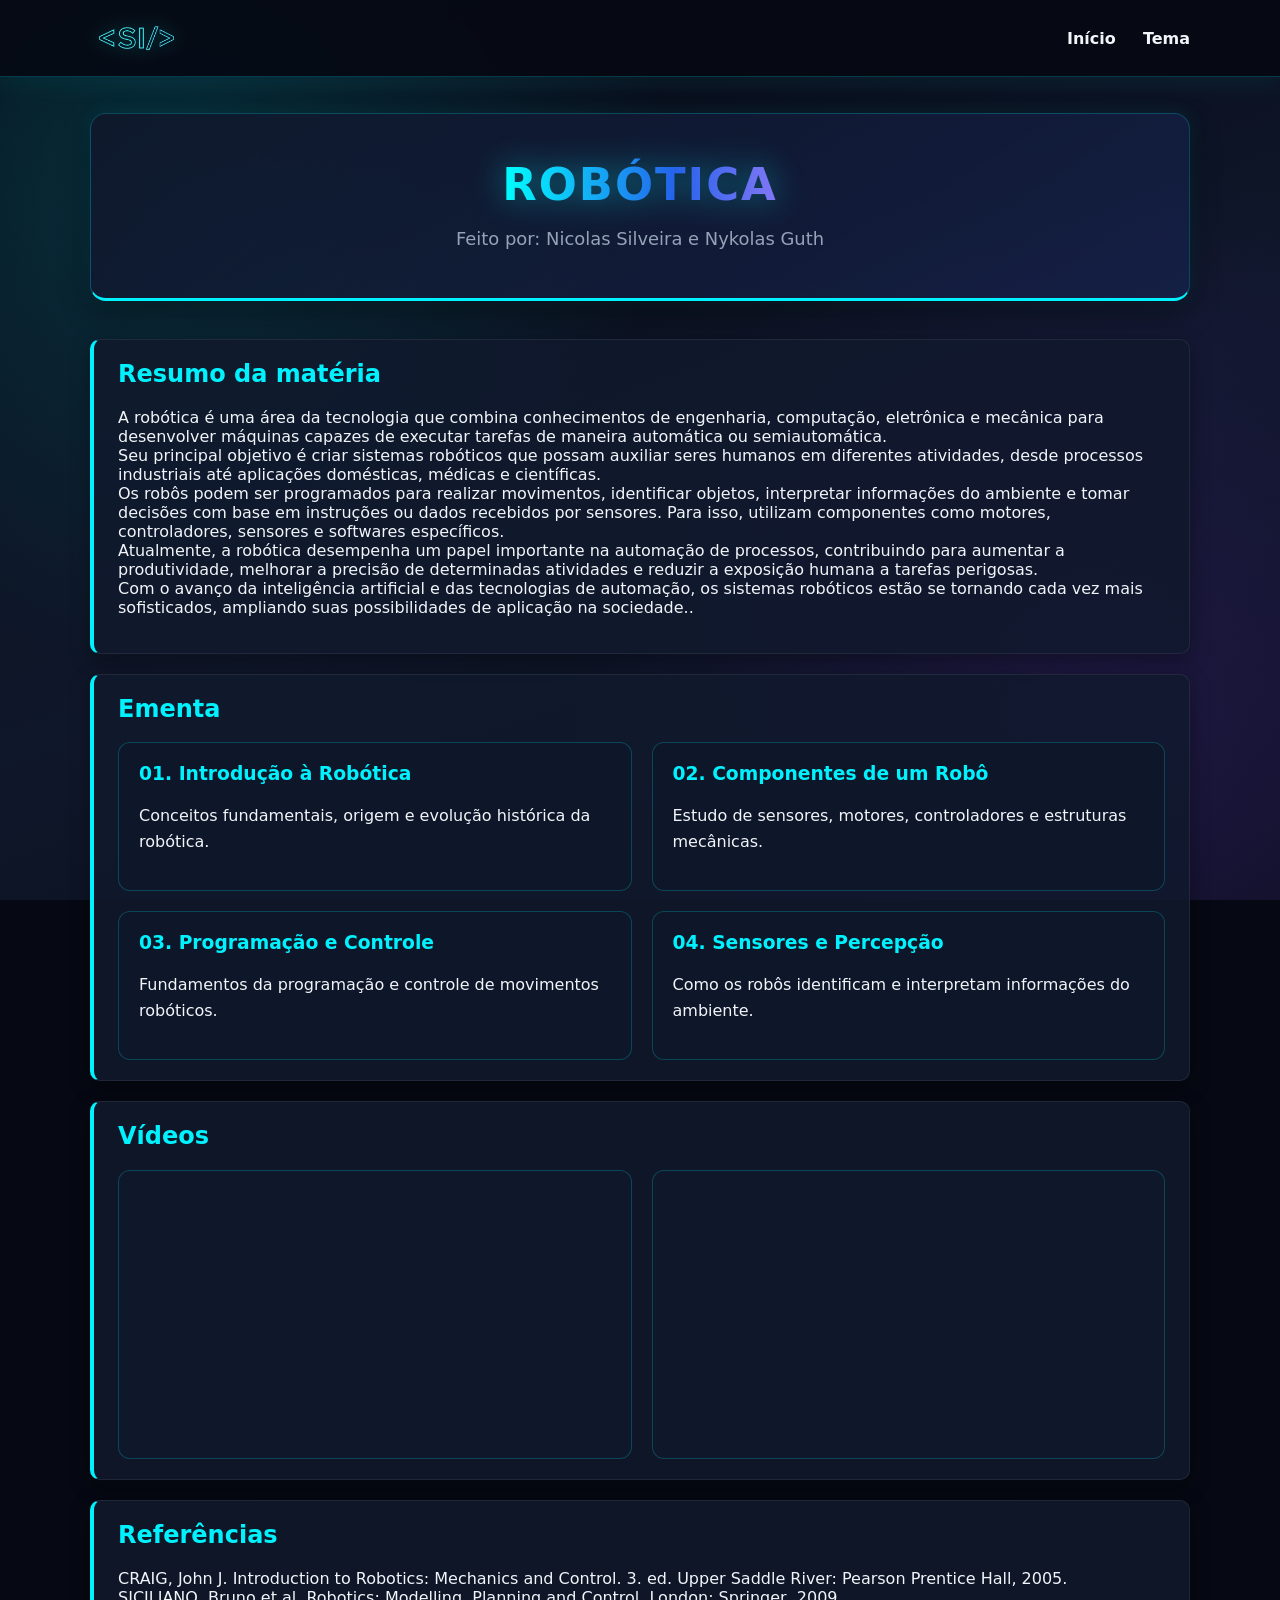
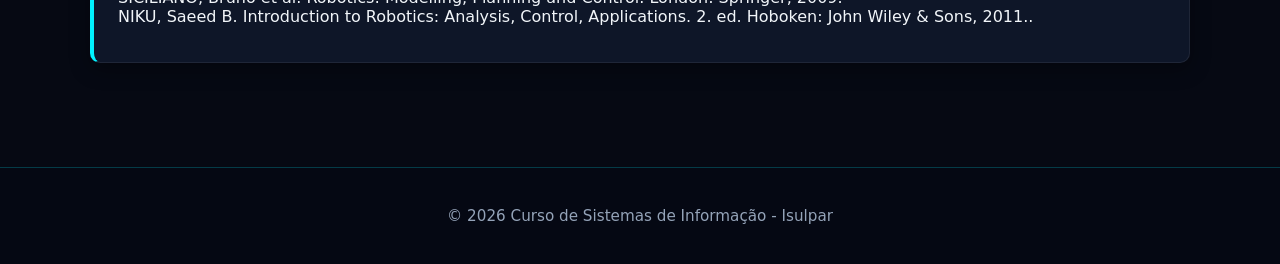
<file: materiaROB/index.html>
<!doctype html>
<html lang="pt-BR">

<head>
    <meta charset="utf-8">
    <meta name="viewport" content="width=device-width, initial-scale=1">
    <title>Robótica</title>
    <link rel="stylesheet" href="style.css">
    <link rel="icon" href="../img/icon.png" type="image/x-icon">
    <script src="script.js" defer></script>
</head>

<body>
    <script>
        if (localStorage.getItem('tema') === 'claro') {
            document.body.classList.add('tema-claro');
        }
    </script>
    <header class="topo">
        <div class="container-topo">
            <a href="../index.html" class="link-logo" aria-label="Sistemas de Informação - Início">
                <img src="../img/logo-si.png" alt="Logo de Sistemas de Informação" class="logo-principal">
            </a>
            <nav aria-label="Navegação Principal">
                <a href="../index.html">Início</a>
                <button id="btn-tema" type="button">Tema</button>
            </nav>
        </div>
    </header>
    <main class="conteudo">
        <section class="hero-curso">
            <h1 class="titulo-onda">Robótica</h1>
            <p>Feito por: Nicolas Silveira e Nykolas Guth</p>
        </section>


        <!-- ADICIONEM O CONTEÚDO DOS TÓPICOS A PARTIR DAQUI -->

        <section class="secao-materia">
            <h2>Resumo da matéria</h2>
            <p>A robótica é uma área da tecnologia que combina conhecimentos de engenharia, computação, eletrônica e
                mecânica para desenvolver máquinas capazes de executar tarefas de maneira automática ou
                semiautomática.<br>

                Seu principal objetivo é criar sistemas robóticos que possam auxiliar seres humanos em diferentes
                atividades, desde processos industriais até aplicações domésticas, médicas e científicas.<br>

                Os robôs podem ser programados para realizar movimentos, identificar objetos, interpretar informações do
                ambiente e tomar decisões com base em instruções ou dados recebidos por sensores. Para isso, utilizam
                componentes como motores, controladores, sensores e softwares específicos.<br>

                Atualmente, a robótica desempenha um papel importante na automação de processos, contribuindo para
                aumentar a produtividade, melhorar a precisão de determinadas atividades e reduzir a exposição humana a
                tarefas perigosas.<br>

                Com o avanço da inteligência artificial e das tecnologias de automação, os sistemas robóticos estão se
                tornando cada vez mais sofisticados, ampliando suas possibilidades de aplicação na sociedade..</p>
        </section>

        <section class="secao-materia">
            <h2>Ementa</h2>

            <div class="grade-cards">

                <div class="card-ementa">
                    <h3>01. Introdução à Robótica</h3>
                    <p>
                        Conceitos fundamentais, origem e evolução
                        histórica da robótica.
                    </p>
                </div>

                <div class="card-ementa">
                    <h3>02. Componentes de um Robô</h3>
                    <p>
                        Estudo de sensores, motores, controladores
                        e estruturas mecânicas.
                    </p>
                </div>

                <div class="card-ementa">
                    <h3>03. Programação e Controle</h3>
                    <p>
                        Fundamentos da programação e controle
                        de movimentos robóticos.
                    </p>
                </div>

                <div class="card-ementa">
                    <h3>04. Sensores e Percepção</h3>
                    <p>
                        Como os robôs identificam e interpretam
                        informações do ambiente.
                    </p>
                </div>

            </div>
        </section>

        <section class="secao-materia">
            <h2>Vídeos</h2>

            <div class="grade-videos">

                <div class="video-card">
                    <iframe src="https://www.youtube.com/embed/C19Yi_JEDE4" title="Vídeo de Robótica 1"
                        referrerpolicy="strict-origin-when-cross-origin"
                        allow="accelerometer; autoplay; clipboard-write; encrypted-media; gyroscope; picture-in-picture; web-share"
                        allowfullscreen>
                    </iframe>
                </div>

                <div class="video-card">
                    <iframe src="https://www.youtube.com/embed/sv9dDtYnE1g" title="Vídeo de Robótica 2"
                        referrerpolicy="strict-origin-when-cross-origin"
                        allow="accelerometer; autoplay; clipboard-write; encrypted-media; gyroscope; picture-in-picture; web-share"
                        allowfullscreen>
                    </iframe>
                </div>

            </div>
        </section>

        <section class="secao-materia">
            <h2>Referências</h2>
            <p>CRAIG, John J. Introduction to Robotics: Mechanics and Control. 3. ed. Upper Saddle River: Pearson
                Prentice Hall, 2005.<br>
                SICILIANO, Bruno et al. Robotics: Modelling, Planning and Control. London: Springer, 2009.<br>
                NIKU, Saeed B. Introduction to Robotics: Analysis, Control, Applications. 2. ed. Hoboken: John Wiley &
                Sons, 2011..</p>
        </section>
    </main>
    <footer class="rodape">
        <p>&copy; 2026 Curso de Sistemas de Informação - Isulpar</p>
    </footer>
</body>

</html>
</file>
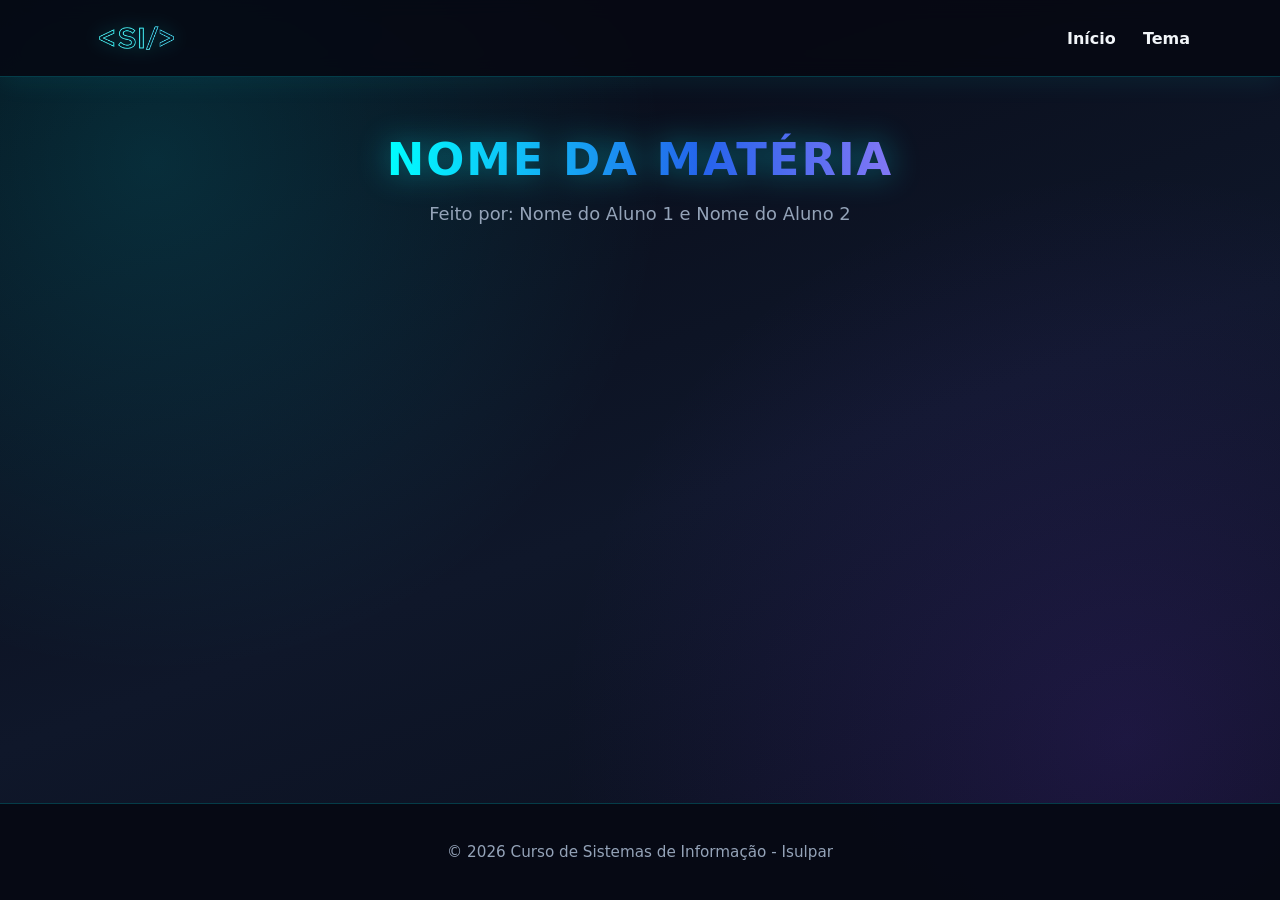
<file: teste/teste.html>
<!doctype html>
<html lang="pt-BR">

<head>
  <meta charset="utf-8">
  <meta name="viewport" content="width=device-width, initial-scale=1">
  <title>Nome da Matéria</title>
  <link rel="stylesheet" href="style.css">
  <link rel="icon" href="../img/icon.png" type="image/x-icon">
  <script src="script.js" defer></script>
</head>
<body>
  <script>
    if (localStorage.getItem('tema') === 'claro') {
      document.body.classList.add('tema-claro');
    }
  </script>
  <header class="topo">
    <div class="container-topo">
      <a href="../index.html" class="link-logo" aria-label="Sistemas de Informação - Início">
        <img src="../img/logo-si.png" alt="Logo de Sistemas de Informação" class="logo-principal">
      </a>
      <nav aria-label="Navegação Principal">
        <a href="../index.html">Início</a>
        <button id="btn-tema" type="button">Tema</button>
      </nav>
    </div>
  </header>
  <main class="conteudo">
    <section class="hero-curso">
      <h1 class="titulo-onda">Nome da Matéria</h1>
      <p class="tema-claro">Feito por: Nome do Aluno 1 e Nome do Aluno 2</p>
    </section>
  </main>
  <footer class="rodape">
    <p>&copy; 2026 Curso de Sistemas de Informação - Isulpar</p>
  </footer>
</body>

</html>
</file>
<file: materiaADR/style.css>
:root {
    --bg-escuro-1: #060913;
    --bg-escuro-2: #0f172a;
    --bg-card: rgba(17, 25, 45, 0.85);
    --neon-ciano: #00f2fe;
    --neon-azul: #4facfe;
    --neon-roxo: #7c3aed;
    --texto-claro: #f1f5f9;
    --texto-suave: #94a3b8;
    --borda-sutil: rgba(0, 242, 254, 0.22);
    --foco: #f59e0b;
}

* {
    box-sizing: border-box;
}

body {
    margin: 0;
    font-family: 'Segoe UI', system-ui, Arial, sans-serif;
    color: var(--texto-claro);
    background-color: var(--bg-escuro-1);
    background-image:
        radial-gradient(circle at 12% 18%, rgba(0, 242, 254, 0.14) 0%, transparent 38%),
        radial-gradient(circle at 88% 82%, rgba(124, 58, 237, 0.16) 0%, transparent 42%),
        linear-gradient(160deg, var(--bg-escuro-1) 0%, var(--bg-escuro-2) 55%, #090d1a 100%);
    background-attachment: fixed;
    display: flex;
    flex-direction: column;
    min-height: 100vh;
}

body.tema-claro {
    background-color: #f1f5f9;
    background-image: none;
    --bg-card: #11192d;
    color: #0f172a;
    --texto-suave: #1e293b;
}

body.tema-claro header.topo,
body.tema-claro footer.rodape {
    background: #060913;
    color: #94a3b8;
}

header.topo {
    background: rgba(6, 9, 19, 0.88);
    backdrop-filter: blur(10px);
    color: var(--texto-claro);
    padding: 12px 24px;
    border-bottom: 1px solid var(--borda-sutil);
    box-shadow: 0 4px 25px rgba(0, 242, 254, 0.08);
    position: sticky;
    top: 0;
    z-index: 100;
}

.container-topo {
    width: min(1100px, 92%);
    margin: 0 auto;
    display: flex;
    justify-content: space-between;
    align-items: center;
    flex-wrap: wrap;
    gap: 15px;
}

.link-logo {
    display: flex;
    align-items: center;
    text-decoration: none;
    transition: transform 0.25s ease;
    background: transparent !important;
}

.link-logo:hover {
    transform: scale(1.05);
}

.logo-principal {
    height: 52px;
    width: auto;
    display: block;
    background-color: transparent !important;
    mix-blend-mode: screen;
    border: none !important;
    filter: drop-shadow(0 0 8px rgba(0, 242, 254, 0.45));
}

header.topo nav a,
header.topo nav button {
    color: var(--texto-claro);
    text-decoration: none;
    margin-left: 22px;
    font-weight: 600;
    font-family: inherit;
    font-size: 1rem;
    background: transparent;
    border: none;
    padding: 0;
    cursor: pointer;
    transition: color 0.25s ease, text-shadow 0.25s ease;
}

header.topo nav a:hover,
header.topo nav button:hover {
    color: var(--neon-ciano);
    text-shadow: 0 0 10px rgba(0, 242, 254, 0.8);
}

main {
    width: min(1100px, 92%);
    margin: 36px auto;
    flex: 1;
}

.hero-curso {
    text-align: center;
    padding: 20px 24px;
    margin-bottom: 38px;
    background: transparent !important;
    border: none !important;
    box-shadow: none !important;
}

.hero-curso p {
    font-size: 1.12rem;
    color: var(--texto-suave);
    max-width: 720px;
    margin: 0 auto;
    line-height: 1.6;
}

.hero-curso h1.titulo-onda {
    display: inline-block;
    font-size: 2.8rem;
    margin: 0 0 14px 0;
    text-transform: uppercase;
    letter-spacing: 2px;
    font-weight: 900;
    background: linear-gradient(90deg, #00ffff 0%, #2563eb 25%, #c084fc 50%, #ec4899 75%, #00ffff 100%);
    background-size: 250% auto;
    -webkit-background-clip: text;
    background-clip: text;
    color: transparent;
    filter: drop-shadow(0 0 16px rgba(0, 242, 254, 0.45));
    animation: ondaCores 3s ease-in-out infinite alternate;
}

@keyframes ondaCores {
    0% {
        background-position: 0% 50%;
    }

    100% {
        background-position: 100% 50%;
    }
}

section.secao-materia {
    padding: 20px 24px;
    margin: 20px 0;
    background: var(--bg-card);
    border-radius: 10px;
    border: 1px solid rgba(255, 255, 255, 0.07);
    border-left: 4px solid var(--neon-ciano);
    box-shadow: 0 6px 20px rgba(0, 0, 0, 0.35);
    color: var(--texto-claro);
}

section.secao-materia h2 {
    color: var(--neon-ciano);
    margin-top: 0;
}

.img-conteudo {
    display: block;
    margin: 18px auto;
    max-width: 100%;
    height: auto;
    border-radius: 10px;
    border: 1px solid var(--borda-sutil);
}

a:focus-visible,
button:focus-visible {
    outline: 4px solid var(--foco);
    outline-offset: 3px;
}

footer.rodape {
    background: rgba(6, 9, 19, 0.95);
    color: var(--texto-suave);
    text-align: center;
    padding: 24px;
    margin-top: 48px;
    border-top: 1px solid var(--borda-sutil);
    font-size: 0.95rem;
}

@media (max-width: 560px) {
    .logo-principal {
        height: 44px;
    }

    .hero-curso h1.titulo-onda {
        font-size: 1.7rem;
    }
}

/* =========================================================
   ADIÇÕES – Administração de Redes 1
   (o código base acima permanece inalterado)
   ========================================================= */

/* Box escura do hero (padrão do documento), mantida escura também no tema claro */
main section.hero-curso {
    padding: 44px 24px !important;
    background: linear-gradient(145deg, rgba(15, 23, 42, 0.9), rgba(23, 37, 84, 0.6)) !important;
    border-radius: 16px;
    border: 1px solid var(--borda-sutil) !important;
    border-bottom: 3px solid var(--neon-ciano) !important;
    box-shadow: 0 10px 30px rgba(0, 0, 0, 0.45), 0 0 20px rgba(0, 242, 254, 0.1) !important;
}

body.tema-claro main section.hero-curso {
    background: linear-gradient(145deg, rgb(15, 23, 42), rgb(23, 37, 84)) !important;
}

body.tema-claro .hero-curso p {
    color: #94a3b8;
}

/* Elementos comuns às seções */
.secao-intro {
    color: #94a3b8;
    margin: -6px 0 20px;
}

section.secao-materia a {
    color: var(--neon-azul);
    word-break: break-word;
}

section.secao-materia a:hover {
    color: var(--neon-ciano);
}

/* 1º Resumo – texto corrido */
.secao-resumo p {
    line-height: 1.75;
    text-align: justify;
    hyphens: auto;
}

.resumo-abertura::first-letter {
    float: left;
    font-size: 3.4rem;
    line-height: 0.9;
    font-weight: 900;
    margin: 6px 10px 0 0;
    color: var(--neon-ciano);
    text-shadow: 0 0 14px rgba(0, 242, 254, 0.6);
}

.secao-resumo strong {
    color: var(--neon-ciano);
}

.resumo-destaque {
    margin: 24px 0 4px;
    padding: 16px 22px;
    border-left: 3px solid var(--neon-roxo);
    background: rgba(124, 58, 237, 0.12);
    border-radius: 0 8px 8px 0;
    font-style: italic;
    font-size: 1.08rem;
    color: #e2e8f0;
}

/* 2º Ementa – grade de cards */
.secao-ementa {
    border-left-color: var(--neon-azul) !important;
}

.ementa-grid {
    display: grid;
    grid-template-columns: repeat(auto-fill, minmax(230px, 1fr));
    gap: 16px;
}

.ementa-card {
    position: relative;
    padding: 20px 18px 18px;
    background: linear-gradient(160deg, rgba(79, 172, 254, 0.1), rgba(6, 9, 19, 0.6));
    border: 1px solid var(--borda-sutil);
    border-radius: 12px;
    overflow: hidden;
    transition: transform 0.25s ease, box-shadow 0.25s ease, border-color 0.25s ease;
}

.ementa-card:hover {
    transform: translateY(-4px);
    border-color: var(--neon-ciano);
    box-shadow: 0 8px 24px rgba(0, 242, 254, 0.18);
}

.ementa-num {
    position: absolute;
    top: 8px;
    right: 14px;
    font-size: 2.4rem;
    font-weight: 900;
    color: rgba(0, 242, 254, 0.14);
}

.ementa-card h3 {
    margin: 0 0 8px;
    font-size: 1.05rem;
    color: var(--texto-claro);
    padding-right: 44px;
}

.ementa-card p {
    margin: 0;
    font-size: 0.94rem;
    line-height: 1.55;
    color: #b6c2d4;
}

/* 3º Vídeos – carrossel */
.secao-videos {
    border-left-color: var(--neon-roxo) !important;
}

.carrossel {
    position: relative;
    display: flex;
    align-items: center;
    gap: 10px;
}

.carrossel-trilho {
    flex: 1;
    display: flex;
    gap: 18px;
    overflow-x: auto;
    scroll-snap-type: x mandatory;
    scroll-behavior: smooth;
    scrollbar-width: none;
    padding: 4px 2px 8px;
}

.carrossel-trilho::-webkit-scrollbar {
    display: none;
}

.carrossel-trilho:focus-visible {
    outline: 4px solid var(--foco);
    outline-offset: 3px;
}

.video-slide {
    flex: 0 0 calc((100% - 18px) / 2);
    margin: 0;
    scroll-snap-align: start;
    background: rgba(6, 9, 19, 0.7);
    border: 1px solid rgba(124, 58, 237, 0.35);
    border-radius: 12px;
    overflow: hidden;
}

.video-moldura {
    position: relative;
    aspect-ratio: 16 / 9;
    background: #000;
}

.video-moldura iframe {
    position: absolute;
    inset: 0;
    width: 100%;
    height: 100%;
    border: 0;
}

.video-slide figcaption {
    display: flex;
    flex-direction: column;
    gap: 2px;
    padding: 12px 14px;
}

.video-slide figcaption span {
    font-size: 0.88rem;
    color: #94a3b8;
}

.carrossel-btn {
    flex: 0 0 auto;
    width: 42px;
    height: 42px;
    border-radius: 50%;
    border: 1px solid var(--borda-sutil);
    background: rgba(6, 9, 19, 0.85);
    color: var(--neon-ciano);
    font-size: 1.1rem;
    cursor: pointer;
    transition: background 0.25s ease, box-shadow 0.25s ease;
}

.carrossel-btn:hover {
    background: rgba(0, 242, 254, 0.12);
    box-shadow: 0 0 12px rgba(0, 242, 254, 0.5);
}

.carrossel-btn:disabled {
    opacity: 0.35;
    cursor: default;
    box-shadow: none;
}

.carrossel-pontos {
    display: flex;
    justify-content: center;
    gap: 8px;
    margin-top: 12px;
}

.carrossel-pontos span {
    width: 8px;
    height: 8px;
    border-radius: 50%;
    background: rgba(148, 163, 184, 0.4);
    transition: background 0.25s ease, width 0.25s ease;
}

.carrossel-pontos span.ativo {
    width: 22px;
    border-radius: 4px;
    background: var(--neon-ciano);
}

/* 4º Referências – grupos expansíveis */
.secao-referencias {
    border-left-color: #ec4899 !important;
}

.ref-grupo {
    margin-bottom: 12px;
    border: 1px solid rgba(255, 255, 255, 0.08);
    border-radius: 10px;
    background: rgba(6, 9, 19, 0.5);
    overflow: hidden;
}

.ref-grupo summary {
    cursor: pointer;
    list-style: none;
    padding: 14px 18px;
    font-weight: 700;
    display: flex;
    align-items: center;
    gap: 10px;
}

.ref-grupo summary::-webkit-details-marker {
    display: none;
}

.ref-grupo summary::before {
    content: "\25B8";
    color: var(--neon-ciano);
    transition: transform 0.25s ease;
}

.ref-grupo[open] summary::before {
    transform: rotate(90deg);
}

.ref-grupo summary:focus-visible {
    outline: 4px solid var(--foco);
    outline-offset: -4px;
}

.ref-contagem {
    margin-left: auto;
    font-size: 0.8rem;
    padding: 2px 10px;
    border-radius: 999px;
    background: rgba(236, 72, 153, 0.18);
    color: #f9a8d4;
}

.ref-lista {
    margin: 0;
    padding: 4px 18px 16px 38px;
}

.ref-lista li {
    margin-bottom: 10px;
    line-height: 1.6;
    font-size: 0.95rem;
    color: #d6deea;
}

@media (max-width: 760px) {
    .video-slide {
        flex-basis: 100%;
    }
}

@media (max-width: 560px) {
    .carrossel-btn {
        display: none;
    }

    .secao-resumo p {
        text-align: left;
    }

    main section.hero-curso {
        padding: 32px 18px !important;
    }
}

@media (max-width: 420px) {
    .hero-curso h1.titulo-onda {
        font-size: 1.3rem;
        letter-spacing: 1px;
    }
}
</file>
<file: materiaCY/style.css>
:root {
    --bg-escuro-1: #060913;
    --bg-escuro-2: #0f172a;
    --bg-card: rgba(17, 25, 45, 0.85);
    --neon-ciano: #00f2fe;
    --neon-azul: #4facfe;
    --neon-roxo: #7c3aed;
    --texto-claro: #f1f5f9;
    --texto-suave: #94a3b8;
    --borda-sutil: rgba(0, 242, 254, 0.22);
    --foco: #f59e0b;
}

* {
    box-sizing: border-box;
}

html {
    scroll-behavior: smooth;
}

body {
    margin: 0;
    font-family: 'Segoe UI', system-ui, Arial, sans-serif;
    color: var(--texto-claro);
    background-color: var(--bg-escuro-1);
    background-image:
        radial-gradient(circle at 12% 18%, rgba(0, 242, 254, 0.14) 0%, transparent 38%),
        radial-gradient(circle at 88% 82%, rgba(124, 58, 237, 0.16) 0%, transparent 42%),
        linear-gradient(160deg, var(--bg-escuro-1) 0%, var(--bg-escuro-2) 55%, #090d1a 100%);
    background-attachment: fixed;
    display: flex;
    flex-direction: column;
    min-height: 100vh;
}

/* Tema Claro: fundo claro e blocos 100% opacos seguindo o padrão */
body.tema-claro {
    background-color: #f1f5f9;
    background-image: none;
    color: #0f172a;
    --bg-card: #11192d;
    --texto-suave: #94a3b8;
}

body.tema-claro .hero-curso {
    background: linear-gradient(145deg, #0f172a, #172554);
}

body.tema-claro header.topo,
body.tema-claro footer.rodape {
    background: #060913;
    color: #94a3b8;
}

body.tema-claro .ementa-card,
body.tema-claro .personagem-card,
body.tema-claro .video-card {
    background: #060913;
}

body.tema-claro .hero-curso p,
body.tema-claro .autores {
    color: #f1f5f9;
}

header.topo {
    background: rgba(6, 9, 19, 0.88);
    backdrop-filter: blur(10px);
    color: var(--texto-claro);
    padding: 12px 24px;
    border-bottom: 1px solid var(--borda-sutil);
    box-shadow: 0 4px 25px rgba(0, 242, 254, 0.08);
    position: sticky;
    top: 0;
    z-index: 100;
}

.container-topo {
    width: min(1100px, 92%);
    margin: 0 auto;
    display: flex;
    justify-content: space-between;
    align-items: center;
    flex-wrap: wrap;
    gap: 15px;
}

.link-logo {
    display: flex;
    align-items: center;
    text-decoration: none;
    transition: transform 0.25s ease;
}

.link-logo:hover {
    transform: scale(1.05);
}

.logo-principal {
    height: 52px;
    width: auto;
    display: block;
    background-color: transparent !important;
    mix-blend-mode: screen;
    border: none !important;
    filter: drop-shadow(0 0 8px rgba(0, 242, 254, 0.45));
}

.logo-texto {
    color: var(--texto-claro);
    font-weight: 900;
    font-size: 1.5rem;
    letter-spacing: 2px;
    text-shadow: 0 0 12px rgba(0, 242, 254, 0.4);
}

.logo-texto span {
    color: var(--neon-ciano);
}

header.topo nav a,
header.topo nav button {
    color: var(--texto-claro);
    text-decoration: none;
    margin-left: 22px;
    font-weight: 600;
    font-family: inherit;
    font-size: 1rem;
    background: transparent;
    border: none;
    padding: 0;
    cursor: pointer;
    transition: color 0.25s ease, text-shadow 0.25s ease;
}

header.topo nav a:hover,
header.topo nav button:hover {
    color: var(--neon-ciano);
    text-shadow: 0 0 10px rgba(0, 242, 254, 0.8);
}

main {
    width: min(1100px, 92%);
    margin: 36px auto;
    flex: 1;
}

/* DESTAQUE PRINCIPAL */

.hero-curso {
    text-align: center;
    padding: 44px 24px;
    margin-bottom: 38px;
    background: linear-gradient(145deg,
            rgba(15, 23, 42, 0.9),
            rgba(23, 37, 84, 0.6));
    border-radius: 16px;
    border: 1px solid var(--borda-sutil);
    border-bottom: 3px solid var(--neon-ciano);
    box-shadow:
        0 10px 30px rgba(0, 0, 0, 0.45),
        0 0 20px rgba(0, 242, 254, 0.1);
}

.etiqueta,
.numero-secao {
    display: inline-block;
    color: var(--neon-ciano);
    font-size: 0.78rem;
    font-weight: 800;
    letter-spacing: 2px;
    margin-bottom: 12px;
}

.hero-curso h1.titulo-onda {
    display: inline-block;
    font-size: 2.8rem;
    margin: 0 0 14px;
    text-transform: uppercase;
    letter-spacing: 2px;
    font-weight: 900;
    background: linear-gradient(90deg,
            #00ffff 0%,
            #2563eb 25%,
            #c084fc 50%,
            #ec4899 75%,
            #00ffff 100%);
    background-size: 250% auto;
    -webkit-background-clip: text;
    background-clip: text;
    color: transparent;
    filter: drop-shadow(0 0 16px rgba(0, 242, 254, 0.45));
    animation: ondaCores 3s ease-in-out infinite alternate;
}

@keyframes ondaCores {
    0% {
        background-position: 0% 50%;
    }

    100% {
        background-position: 100% 50%;
    }
}

.hero-curso .subtitulo {
    font-size: 1.12rem;
    color: var(--texto-suave);
    max-width: 720px;
    margin: 0 auto 18px;
    line-height: 1.6;
}

.autores {
    color: var(--texto-suave);
    margin-bottom: 25px;
}

/* BOTÃO JOGAR */

.botao-jogar {
    display: inline-block;
    padding: 14px 28px;
    border-radius: 8px;
    background: linear-gradient(90deg, var(--neon-ciano), var(--neon-azul));
    color: #06101d;
    text-decoration: none;
    font-weight: 900;
    letter-spacing: 1px;
    box-shadow: 0 0 20px rgba(0, 242, 254, 0.25);
    transition: transform 0.25s ease, box-shadow 0.25s ease;
}

.botao-jogar:hover {
    transform: translateY(-3px);
    box-shadow: 0 0 28px rgba(0, 242, 254, 0.5);
}

/* SEÇÕES */

section.secao-materia {
    padding: 24px;
    margin: 24px 0;
    background: var(--bg-card);
    border-radius: 10px;
    border: 1px solid rgba(255, 255, 255, 0.07);
    border-left: 4px solid var(--neon-ciano);
    box-shadow: 0 6px 20px rgba(0, 0, 0, 0.35);
    color: var(--texto-claro);
}

section.secao-materia h2 {
    color: var(--neon-ciano);
    margin-top: 0;
    font-size: 1.7rem;
}

section.secao-materia p {
    color: var(--texto-claro);
    line-height: 1.8;
    font-size: 1rem;
}

.introducao-secao {
    color: var(--texto-suave) !important;
}

/* CARDS */

.ementa-grid,
.personagens-grid,
.videos-grid {
    display: grid;
    grid-template-columns: repeat(2, minmax(0, 1fr));
    gap: 18px;
    margin-top: 24px;
}

.ementa-card,
.personagem-card,
.video-card {
    background: rgba(6, 9, 19, 0.75);
    border: 1px solid var(--borda-sutil);
    border-radius: 10px;
    padding: 22px;
    transition: transform 0.25s ease, border-color 0.25s ease;
}

.ementa-card:hover,
.personagem-card:hover,
.video-card:hover {
    transform: translateY(-4px);
    border-color: var(--neon-ciano);
}

.card-numero {
    color: var(--neon-ciano);
    font-size: 0.85rem;
    font-weight: 900;
    letter-spacing: 2px;
}

.ementa-card h3,
.personagem-card h3,
.video-card h3 {
    color: var(--neon-azul);
    margin: 12px 0;
}

.ementa-card p,
.personagem-card p,
.video-card p {
    color: var(--texto-claro) !important;
    font-size: 0.95rem !important;
    line-height: 1.7 !important;
}

/* VÍDEOS */

.video-container {
    position: relative;
    width: 100%;
    aspect-ratio: 16 / 9;
    overflow: hidden;
    border-radius: 8px;
    border: 1px solid var(--borda-sutil);
}

.video-container iframe {
    width: 100%;
    height: 100%;
    border: 0;
}

/* REFERÊNCIAS */

.referencias a {
    color: var(--neon-ciano);
    overflow-wrap: anywhere;
}

.referencias a:hover {
    color: var(--neon-azul);
}

/* ACESSIBILIDADE */

a:focus-visible,
button:focus-visible {
    outline: 4px solid var(--foco);
    outline-offset: 3px;
}

/* RODAPÉ */

footer.rodape {
    background: rgba(6, 9, 19, 0.95);
    color: var(--texto-suave);
    text-align: center;
    padding: 24px;
    margin-top: 48px;
    border-top: 1px solid var(--borda-sutil);
    font-size: 0.95rem;
}

/* RESPONSIVIDADE */

@media (max-width: 700px) {

    .ementa-grid,
    .personagens-grid,
    .videos-grid {
        grid-template-columns: 1fr;
    }

    .hero-curso h1.titulo-onda {
        font-size: 2rem;
    }

    .hero-curso {
        padding: 35px 18px;
    }

    section.secao-materia {
        padding: 20px 16px;
    }
}

@media (max-width: 560px) {
    .logo-texto {
        font-size: 1.2rem;
    }

    .hero-curso h1.titulo-onda {
        font-size: 1.7rem;
    }

    header.topo {
        padding: 12px 10px;
    }

    header.topo nav a,
    header.topo nav button {
        margin-left: 10px;
    }
}
</file>
<file: materiaGOV/style.css>
:root {
    --bg-escuro-1: #060913;
    --bg-escuro-2: #0f172a;
    --bg-card: rgba(17, 25, 45, 0.85);
    --neon-ciano: #00f2fe;
    --neon-azul: #4facfe;
    --neon-roxo: #7c3aed;
    --texto-claro: #f1f5f9;
    --texto-suave: #94a3b8;
    --borda-sutil: rgba(0, 242, 254, 0.22);
    --foco: #f59e0b;
}

* {
    box-sizing: border-box;
}

body {
    margin: 0;
    font-family: 'Segoe UI', system-ui, Arial, sans-serif;
    color: var(--texto-claro);
    background-color: var(--bg-escuro-1);
    background-image:
        radial-gradient(circle at 12% 18%, rgba(0, 242, 254, 0.14) 0%, transparent 38%),
        radial-gradient(circle at 88% 82%, rgba(124, 58, 237, 0.16) 0%, transparent 42%),
        linear-gradient(160deg, var(--bg-escuro-1) 0%, var(--bg-escuro-2) 55%, #090d1a 100%);
    background-attachment: fixed;
    display: flex;
    flex-direction: column;
    min-height: 100vh;
    overflow-x: clip;
}

body.tema-claro {
    background-color: #f1f5f9;
    background-image: none;
    --bg-card: #11192d;
    color: #0f172a;
    --texto-suave: #1e293b;
}

body.tema-claro header.topo,
body.tema-claro footer.rodape {
    background: #060913;
    color: #94a3b8;
}

header.topo {
    background: rgba(6, 9, 19, 0.88);
    backdrop-filter: blur(10px);
    color: var(--texto-claro);
    padding: 12px 24px;
    border-bottom: 1px solid var(--borda-sutil);
    box-shadow: 0 4px 25px rgba(0, 242, 254, 0.08);
    position: sticky;
    top: 0;
    z-index: 100;
}

.container-topo {
    width: min(1100px, 92%);
    margin: 0 auto;
    display: flex;
    justify-content: space-between;
    align-items: center;
    flex-wrap: wrap;
    gap: 15px;
}

.link-logo {
    display: flex;
    align-items: center;
    text-decoration: none;
    transition: transform 0.25s ease;
    background: transparent !important;
}

.link-logo:hover {
    transform: scale(1.05);
}

.logo-principal {
    height: 52px;
    width: auto;
    display: block;
    background-color: transparent !important;
    mix-blend-mode: screen;
    border: none !important;
    filter: drop-shadow(0 0 8px rgba(0, 242, 254, 0.45));
}

header.topo nav a,
header.topo nav button {
    color: var(--texto-claro);
    text-decoration: none;
    margin-left: 22px;
    font-weight: 600;
    font-family: inherit;
    font-size: 1rem;
    background: transparent;
    border: none;
    padding: 0;
    cursor: pointer;
    transition: color 0.25s ease, text-shadow 0.25s ease;
}

header.topo nav a:hover,
header.topo nav button:hover {
    color: var(--neon-ciano);
    text-shadow: 0 0 10px rgba(0, 242, 254, 0.8);
}

main {
    width: min(1100px, 92%);
    margin: 36px auto;
    flex: 1;
}

.hero-curso {
    text-align: center;
    padding: 44px 24px;
    margin-bottom: 38px;
    background: linear-gradient(145deg, rgba(15, 23, 42, 0.9), rgba(23, 37, 84, 0.6));
    border-radius: 16px;
    border: 1px solid var(--borda-sutil);
    border-bottom: 3px solid var(--neon-ciano);
    box-shadow: 0 10px 30px rgba(0, 0, 0, 0.45), 0 0 20px rgba(0, 242, 254, 0.1);
}

body.tema-claro .hero-curso {
    background: linear-gradient(145deg, #0f172a, #172554);
}

.hero-curso p {
    font-size: 1.12rem;
    color: #94a3b8;
    max-width: 720px;
    margin: 0 auto;
    line-height: 1.6;
}

.hero-curso h1.titulo-onda {
    display: inline-block;
    font-size: 2.8rem;
    margin: 0 0 14px 0;
    text-transform: uppercase;
    letter-spacing: 2px;
    font-weight: 900;
    background: linear-gradient(90deg, #00ffff 0%, #2563eb 25%, #c084fc 50%, #ec4899 75%, #00ffff 100%);
    background-size: 250% auto;
    -webkit-background-clip: text;
    background-clip: text;
    color: transparent;
    filter: drop-shadow(0 0 16px rgba(0, 242, 254, 0.45));
    animation: ondaCores 3s ease-in-out infinite alternate;
}

@keyframes ondaCores {
    0% {
        background-position: 0% 50%;
    }

    100% {
        background-position: 100% 50%;
    }
}

section.secao-materia {
    padding: 20px 24px;
    margin: 20px 0;
    background: var(--bg-card);
    border-radius: 10px;
    border: 1px solid rgba(255, 255, 255, 0.07);
    border-left: 4px solid var(--neon-ciano);
    box-shadow: 0 6px 20px rgba(0, 0, 0, 0.35);
    color: var(--texto-claro);
}

section.secao-materia h2 {
    color: var(--neon-ciano);
    margin-top: 0;
}

.img-conteudo {
    display: block;
    margin: 18px auto;
    max-width: 100%;
    height: auto;
    border-radius: 10px;
    border: 1px solid var(--borda-sutil);
}

a:focus-visible,
button:focus-visible {
    outline: 4px solid var(--foco);
    outline-offset: 3px;
}

footer.rodape {
    background: rgba(6, 9, 19, 0.95);
    color: var(--texto-suave);
    text-align: center;
    padding: 24px;
    margin-top: 48px;
    border-top: 1px solid var(--borda-sutil);
    font-size: 0.95rem;
}

@media (max-width: 560px) {
    .logo-principal {
        height: 44px;
    }

    .hero-curso h1.titulo-onda {
        font-size: 1.7rem;
    }

    .secao-transparente {
        padding: 0 8px;
    }

    .box-escura,
    .referencias-container {
        padding: 28px 18px;
    }
}

/* ================================
   ESTILOS DOS TÓPICOS DA MATÉRIA
   ================================ */

/* Inversão de cores no tema claro */
body.tema-claro .inverter-texto {
    color: #1e293b !important;
}

body.tema-claro .inverter-titulo {
    color: #0f172a !important;
}

body.tema-claro .texto-justificado:not(.inverter-texto) {
    color: #1e293b;
}

/* Utilitários */
.mt-40 {
    margin-top: 40px;
}

.titulo-destaque {
    color: var(--neon-ciano);
    margin-bottom: 20px;
}

/* 1º e 3º Tópicos: Estrutura Transparente */
.secao-transparente {
    background: transparent;
    border: none;
    box-shadow: none;
    padding: 0 24px;
}

.texto-justificado {
    line-height: 1.8;
    font-size: 1.1rem;
    text-align: justify;
    color: var(--texto-claro);
}

/* 2º Tópico: Box Escura da Ementa */
.box-escura {
    background: linear-gradient(145deg, rgba(15, 23, 42, 0.9), rgba(23, 37, 84, 0.6));
    border-radius: 16px;
    border: 1px solid var(--borda-sutil);
    border-bottom: 3px solid var(--neon-ciano);
    box-shadow: 0 10px 30px rgba(0, 0, 0, 0.45), 0 0 20px rgba(0, 242, 254, 0.1);
    margin-top: 40px;
    padding: 44px 24px;
    color: var(--texto-claro) !important;
}

body.tema-claro .box-escura {
    background: linear-gradient(145deg, #0f172a, #172554);
}

.box-escura h2 {
    color: var(--neon-ciano) !important;
    text-align: center;
    margin-bottom: 30px;
    margin-top: 0;
}

.grid-ementa {
    display: grid;
    grid-template-columns: repeat(auto-fit, minmax(min(100%, 300px), 1fr));
    gap: 20px;
}

.lista-ementa {
    line-height: 1.8;
    list-style-type: square;
    margin: 0;
    padding-left: 20px;
}

/* 3º Tópico: Grid de Vídeos */
.videos-container {
    display: flex;
    gap: 24px;
    flex-wrap: wrap;
    justify-content: center;
}

.video-card {
    flex: 1 1 280px;
    width: 100%;
    max-width: 400px;
    border-radius: 12px;
    overflow: hidden;
    border: 1px solid var(--borda-sutil);
    box-shadow: 0 4px 15px rgba(0, 0, 0, 0.3);
}

.video-card iframe {
    display: block;
    width: 100%;
    height: auto;
    aspect-ratio: 16 / 9;
}

.video-titulo-container {
    padding: 15px;
    background: var(--bg-card);
    color: var(--texto-claro) !important;
}

.video-titulo-container h3 {
    margin: 0;
    font-size: 1.1rem;
    color: inherit;
}

/* 4º Tópico: Box de Referências */
.referencias-container {
    margin-top: 50px;
    background: var(--bg-card);
    padding: 30px;
    border-radius: 10px;
    color: var(--texto-claro);
    border: 1px solid rgba(255, 255, 255, 0.07);
    box-shadow: 0 6px 20px rgba(0, 0, 0, 0.35);
}

.subtitulo-referencia {
    font-size: 1.1rem;
    margin-top: 20px;
}

.subtitulo-referencia.complementar {
    margin-top: 30px;
}

.referencia-item {
    padding-left: 15px;
    margin-bottom: 20px;
    line-height: 1.7;
    padding: 15px;
    border-radius: 0 8px 8px 0;
}

.referencia-item.basica {
    border-left: 4px solid var(--neon-roxo);
    background: rgba(124, 58, 237, 0.05);
}

.referencia-item.complementar {
    border-left: 4px solid var(--neon-azul);
    background: rgba(0, 242, 254, 0.05);
}

.referencia-item p {
    margin: 0 0 10px 0;
}

.referencia-item p:last-child {
    margin: 0;
}
</file>
<file: materiaJD/style.css>
:root {
  --bg-escuro-1: #060913;
  --bg-escuro-2: #0f172a;
  --bg-card: rgba(17, 25, 45, 0.85);
  --neon-ciano: #00f2fe;
  --neon-azul: #4facfe;
  --neon-roxo: #7c3aed;
  --texto-claro: #f1f5f9;
  --texto-suave: #94a3b8;
  --borda-sutil: rgba(0, 242, 254, 0.22);
  --foco: #f59e0b;
}

* {
  box-sizing: border-box;
}

body {
  margin: 0;
  font-family: "Segoe UI", system-ui, Arial, sans-serif;
  color: var(--texto-claro);
  background-color: var(--bg-escuro-1);
  background-image:
    radial-gradient(
      circle at 12% 18%,
      rgba(0, 242, 254, 0.14) 0%,
      transparent 38%
    ),
    radial-gradient(
      circle at 88% 82%,
      rgba(124, 58, 237, 0.16) 0%,
      transparent 42%
    ),
    linear-gradient(
      160deg,
      var(--bg-escuro-1) 0%,
      var(--bg-escuro-2) 55%,
      #090d1a 100%
    );
  background-attachment: fixed;
  display: flex;
  flex-direction: column;
  min-height: 100vh;
}

body.tema-claro {
  background-color: #f1f5f9;
  background-image: none;
  --bg-card: #11192d;
  color: #0f172a;
  --texto-suave: #1e293b;
}

body.tema-claro header.topo,
body.tema-claro footer.rodape {
  background: #060913;
  color: #94a3b8;
}

header.topo {
  background: rgba(6, 9, 19, 0.88);
  backdrop-filter: blur(10px);
  color: var(--texto-claro);
  padding: 12px 24px;
  border-bottom: 1px solid var(--borda-sutil);
  box-shadow: 0 4px 25px rgba(0, 242, 254, 0.08);
  position: sticky;
  top: 0;
  z-index: 100;
}

.container-topo {
  width: min(1100px, 92%);
  margin: 0 auto;
  display: flex;
  justify-content: space-between;
  align-items: center;
  flex-wrap: wrap;
  gap: 15px;
}

.link-logo {
  display: flex;
  align-items: center;
  text-decoration: none;
  transition: transform 0.25s ease;
  background: transparent !important;
}

.link-logo:hover {
  transform: scale(1.05);
}

.logo-principal {
  height: 52px;
  width: auto;
  display: block;
  background-color: transparent !important;
  mix-blend-mode: screen;
  border: none !important;
  filter: drop-shadow(0 0 8px rgba(0, 242, 254, 0.45));
}

header.topo nav a,
header.topo nav button {
  color: var(--texto-claro);
  text-decoration: none;
  margin-left: 22px;
  font-weight: 600;
  font-family: inherit;
  font-size: 1rem;
  background: transparent;
  border: none;
  padding: 0;
  cursor: pointer;
  transition:
    color 0.25s ease,
    text-shadow 0.25s ease;
}

header.topo nav a:hover,
header.topo nav button:hover {
  color: var(--neon-ciano);
  text-shadow: 0 0 10px rgba(0, 242, 254, 0.8);
}

main {
  width: min(1100px, 92%);
  margin: 36px auto;
  flex: 1;
}

.hero-curso {
  text-align: center;
  padding: 44px 24px;
  margin-bottom: 38px;
  background: linear-gradient(145deg, rgba(15, 23, 42, 0.9), rgba(23, 37, 84, 0.6));
  border-radius: 16px;
  border: 1px solid var(--borda-sutil);
  border-bottom: 3px solid var(--neon-ciano);
  box-shadow: 0 10px 30px rgba(0, 0, 0, 0.45), 0 0 20px rgba(0, 242, 254, 0.1);
}

body.tema-claro .hero-curso {
  background: linear-gradient(145deg, #0f172a, #172554);
}

.hero-curso p {
  font-size: 1.12rem;
  color: #94a3b8;
  max-width: 720px;
  margin: 0 auto;
  line-height: 1.6;
}

.hero-curso h1.titulo-onda {
  display: inline-block;
  font-size: 2.8rem;
  margin: 0 0 14px 0;
  text-transform: uppercase;
  letter-spacing: 2px;
  font-weight: 900;
  background: linear-gradient(
    90deg,
    #00ffff 0%,
    #2563eb 25%,
    #c084fc 50%,
    #ec4899 75%,
    #00ffff 100%
  );
  background-size: 250% auto;
  -webkit-background-clip: text;
  background-clip: text;
  color: transparent;
  filter: drop-shadow(0 0 16px rgba(0, 242, 254, 0.45));
  animation: ondaCores 3s ease-in-out infinite alternate;
}

@keyframes ondaCores {
  0% {
    background-position: 0% 50%;
  }
  100% {
    background-position: 100% 50%;
  }
}

section.secao-materia {
  padding: 20px 24px;
  margin: 20px 0;
  background: var(--bg-card);
  border-radius: 10px;
  border: 1px solid rgba(255, 255, 255, 0.07);
  border-left: 4px solid var(--neon-ciano);
  box-shadow: 0 6px 20px rgba(0, 0, 0, 0.35);
  color: var(--texto-claro);
}

section.secao-materia h2 {
  color: var(--neon-ciano);
  margin-top: 0;
}

.img-conteudo {
  display: block;
  margin: 18px auto;
  max-width: 100%;
  height: auto;
  border-radius: 10px;
  border: 1px solid var(--borda-sutil);
}

a:focus-visible,
button:focus-visible {
  outline: 4px solid var(--foco);
  outline-offset: 3px;
}

footer.rodape {
  background: rgba(6, 9, 19, 0.95);
  color: var(--texto-suave);
  text-align: center;
  padding: 24px;
  margin-top: 48px;
  border-top: 1px solid var(--borda-sutil);
  font-size: 0.95rem;
}

.video-container {
  display: flex;
  flex-direction: column;
  align-items: center;
  margin-bottom: 20px;
}

.video-container iframe {
  width: 100%;
  max-width: 800px;
  height: auto;
  aspect-ratio: 16 / 9;
  border-radius: 10px;
  box-shadow: 0 6px 20px rgba(0, 0, 0, 0.35);
}

@media (max-width: 560px) {
  .logo-principal {
    height: 44px;
  }

  .hero-curso h1.titulo-onda {
    font-size: 1.7rem;
  }
}
</file>
<file: materiaROB/style.css>
:root {
    --bg-escuro-1: #060913;
    --bg-escuro-2: #0f172a;
    --bg-card: rgba(17, 25, 45, 0.85);
    --neon-ciano: #00f2fe;
    --neon-azul: #4facfe;
    --neon-roxo: #7c3aed;
    --texto-claro: #f1f5f9;
    --texto-suave: #94a3b8;
    --borda-sutil: rgba(0, 242, 254, 0.22);
    --foco: #f59e0b;
}

* {
    box-sizing: border-box;
}

body {
    margin: 0;
    font-family: 'Segoe UI', system-ui, Arial, sans-serif;
    color: var(--texto-claro);
    background-color: var(--bg-escuro-1);
    background-image:
        radial-gradient(circle at 12% 18%, rgba(0, 242, 254, 0.14) 0%, transparent 38%),
        radial-gradient(circle at 88% 82%, rgba(124, 58, 237, 0.16) 0%, transparent 42%),
        linear-gradient(160deg, var(--bg-escuro-1) 0%, var(--bg-escuro-2) 55%, #090d1a 100%);
    background-attachment: fixed;
    display: flex;
    flex-direction: column;
    min-height: 100vh;
}

body.tema-claro {
    background-color: #f1f5f9;
    background-image: none;
    --bg-card: #11192d;
    color: #0f172a;
    --texto-suave: #1e293b;
}

body.tema-claro header.topo,
body.tema-claro footer.rodape {
    background: #060913;
    color: #94a3b8;
}

header.topo {
    background: rgba(6, 9, 19, 0.88);
    backdrop-filter: blur(10px);
    color: var(--texto-claro);
    padding: 12px 24px;
    border-bottom: 1px solid var(--borda-sutil);
    box-shadow: 0 4px 25px rgba(0, 242, 254, 0.08);
    position: sticky;
    top: 0;
    z-index: 100;
}

.container-topo {
    width: min(1100px, 92%);
    margin: 0 auto;
    display: flex;
    justify-content: space-between;
    align-items: center;
    flex-wrap: wrap;
    gap: 15px;
}

.link-logo {
    display: flex;
    align-items: center;
    text-decoration: none;
    transition: transform 0.25s ease;
    background: transparent !important;
}

.link-logo:hover {
    transform: scale(1.05);
}

.logo-principal {
    height: 52px;
    width: auto;
    display: block;
    background-color: transparent !important;
    mix-blend-mode: screen;
    border: none !important;
    filter: drop-shadow(0 0 8px rgba(0, 242, 254, 0.45));
}

header.topo nav a,
header.topo nav button {
    color: var(--texto-claro);
    text-decoration: none;
    margin-left: 22px;
    font-weight: 600;
    font-family: inherit;
    font-size: 1rem;
    background: transparent;
    border: none;
    padding: 0;
    cursor: pointer;
    transition: color 0.25s ease, text-shadow 0.25s ease;
}

header.topo nav a:hover,
header.topo nav button:hover {
    color: var(--neon-ciano);
    text-shadow: 0 0 10px rgba(0, 242, 254, 0.8);
}

main {
    width: min(1100px, 92%);
    margin: 36px auto;
    flex: 1;
}

.hero-curso {
    text-align: center;
    padding: 44px 24px;
    margin-bottom: 38px;
    background: linear-gradient(145deg, rgba(15, 23, 42, 0.9), rgba(23, 37, 84, 0.6));
    border-radius: 16px;
    border: 1px solid var(--borda-sutil);
    border-bottom: 3px solid var(--neon-ciano);
    box-shadow: 0 10px 30px rgba(0, 0, 0, 0.45), 0 0 20px rgba(0, 242, 254, 0.1);
}

body.tema-claro .hero-curso {
    background: linear-gradient(145deg, #0f172a, #172554);
}

.hero-curso h1 {
    display: inline-block;
    font-size: 2.8rem;
    margin: 0 0 14px 0;
    text-transform: uppercase;
    letter-spacing: 2px;
    font-weight: 900;

    /* Degradê com cores vivas e efeito de onda em movimento */
    background: linear-gradient(90deg,
            #00ffff 0%,
            #2563eb 25%,
            #c084fc 50%,
            #ec4899 75%,
            #00ffff 100%);
    background-size: 250% auto;
    -webkit-background-clip: text;
    background-clip: text;
    color: transparent;
    filter: drop-shadow(0 0 16px rgba(0, 242, 254, 0.45));
    animation: ondaCores 3s ease-in-out infinite alternate;
}

.hero-curso p {
    font-size: 1.12rem;
    color: #94a3b8;
    max-width: 720px;
    margin: 0 auto;
    line-height: 1.6;
}

.hero-curso h1.titulo-onda {
    display: inline-block;
    font-size: 2.8rem;
    margin: 0 0 14px 0;
    text-transform: uppercase;
    letter-spacing: 2px;
    font-weight: 900;
    background: linear-gradient(90deg, #00ffff 0%, #2563eb 25%, #c084fc 50%, #ec4899 75%, #00ffff 100%);
    background-size: 250% auto;
    -webkit-background-clip: text;
    background-clip: text;
    color: transparent;
    filter: drop-shadow(0 0 16px rgba(0, 242, 254, 0.45));
    animation: ondaCores 3s ease-in-out infinite alternate;
}

@keyframes ondaCores {
    0% {
        background-position: 0% 50%;
    }
    100% {
        background-position: 100% 50%;
    }
}

section.secao-materia {
    padding: 20px 24px;
    margin: 20px 0;
    background: var(--bg-card);
    border-radius: 10px;
    border: 1px solid rgba(255, 255, 255, 0.07);
    border-left: 4px solid var(--neon-ciano);
    box-shadow: 0 6px 20px rgba(0, 0, 0, 0.35);
    color: var(--texto-claro);
}

section.secao-materia h2 {
    color: var(--neon-ciano);
    margin-top: 0;
}

.img-conteudo {
    display: block;
    margin: 18px auto;
    max-width: 100%;
    height: auto;
    border-radius: 10px;
    border: 1px solid var(--borda-sutil);
}

a:focus-visible,
button:focus-visible {
    outline: 4px solid var(--foco);
    outline-offset: 3px;
}

footer.rodape {
    background: rgba(6, 9, 19, 0.95);
    color: var(--texto-suave);
    text-align: center;
    padding: 24px;
    margin-top: 48px;
    border-top: 1px solid var(--borda-sutil);
    font-size: 0.95rem;
}

@media (max-width: 560px) {
    .logo-principal {
        height: 44px;
    }

    .hero-curso h1.titulo-onda {
        font-size: 1.7rem;
    }
}

/* Regra da caixa escura indicada na página 2 da documentação.
   Fica depois da regra-base para sobrescrever o fundo transparente. */

/* Organização dos cards */
.grade-cards {
    display: grid;
    grid-template-columns: repeat(2, 1fr);
    gap: 20px;
}

/* Aparência individual dos cards */
.card-ementa {
    background: rgba(15, 23, 42, 0.9);
    border: 1px solid var(--borda-sutil);
    border-radius: 12px;
    padding: 20px;
    transition: transform 0.3s ease, box-shadow 0.3s ease;
}

/* Título dos cards */
.card-ementa h3 {
    color: var(--neon-ciano);
    margin-top: 0;
}

/* Texto dos cards */
.card-ementa p {
    color: var(--texto-claro);
    line-height: 1.6;
}

/* Efeito ao passar o mouse */
.card-ementa:hover {
    transform: translateY(-5px);
    box-shadow: 0 8px 20px rgba(0, 242, 254, 0.15);
}

/* Adaptação para celulares */
@media (max-width: 600px) {
    .grade-cards {
        grid-template-columns: 1fr;
    }
}
/*yt*/
.grade-videos {
    display: grid;
    grid-template-columns: repeat(2, minmax(0, 1fr));
    gap: 20px;
    margin-top: 20px;
}

.video-card {
    position: relative;
    width: 100%;
    aspect-ratio: 16 / 9;
    overflow: hidden;
    border-radius: 12px;
    border: 1px solid var(--borda-sutil);
    background: #0f172a;
}

.video-card iframe {
    position: absolute;
    top: 0;
    left: 0;
    width: 100%;
    height: 100%;
    border: none;
}

@media (max-width: 600px) {
    .grade-videos {
        grid-template-columns: 1fr;
    }
}
</file>
<file: teste/style.css>
:root {
    --bg-escuro-1: #060913;
    --bg-escuro-2: #0f172a;
    --bg-card: rgba(17, 25, 45, 0.85);
    --neon-ciano: #00f2fe;
    --neon-azul: #4facfe;
    --neon-roxo: #7c3aed;
    --texto-claro: #f1f5f9;
    --texto-suave: #94a3b8;
    --borda-sutil: rgba(0, 242, 254, 0.22);
    --foco: #f59e0b;
}

* {
    box-sizing: border-box;
}

body {
    margin: 0;
    font-family: 'Segoe UI', system-ui, Arial, sans-serif;
    color: var(--texto-claro);
    background-color: var(--bg-escuro-1);
    background-image:
        radial-gradient(circle at 12% 18%, rgba(0, 242, 254, 0.14) 0%, transparent 38%),
        radial-gradient(circle at 88% 82%, rgba(124, 58, 237, 0.16) 0%, transparent 42%),
        linear-gradient(160deg, var(--bg-escuro-1) 0%, var(--bg-escuro-2) 55%, #090d1a 100%);
    background-attachment: fixed;
    display: flex;
    flex-direction: column;
    min-height: 100vh;
}

body.tema-claro {
background-color: #f1f5f9;
  background-image: none;
  --bg-card: #11192d;
  color: #0f172a; 
  --texto-suave: #1e293b;

}

body.tema-claro header.topo,
body.tema-claro footer.rodape {
    background: #060913;
    color: #94a3b8;
}

header.topo {
    background: rgba(6, 9, 19, 0.88);
    backdrop-filter: blur(10px);
    color: var(--texto-claro);
    padding: 12px 24px;
    border-bottom: 1px solid var(--borda-sutil);
    box-shadow: 0 4px 25px rgba(0, 242, 254, 0.08);
    position: sticky;
    top: 0;
    z-index: 100;
}

.container-topo {
    width: min(1100px, 92%);
    margin: 0 auto;
    display: flex;
    justify-content: space-between;
    align-items: center;
    flex-wrap: wrap;
    gap: 15px;
}

.link-logo {
    display: flex;
    align-items: center;
    text-decoration: none;
    transition: transform 0.25s ease;
    background: transparent !important;
}

.link-logo:hover {
    transform: scale(1.05);
}

.logo-principal {
    height: 52px;
    width: auto;
    display: block;
    background-color: transparent !important;
    mix-blend-mode: screen;
    border: none !important;
    filter: drop-shadow(0 0 8px rgba(0, 242, 254, 0.45));
}

header.topo nav a,
header.topo nav button {
    color: var(--texto-claro);
    text-decoration: none;
    margin-left: 22px;
    font-weight: 600;
    font-family: inherit;
    font-size: 1rem;
    background: transparent;
    border: none;
    padding: 0;
    cursor: pointer;
    transition: color 0.25s ease, text-shadow 0.25s ease;
}

header.topo nav a:hover,
header.topo nav button:hover {
    color: var(--neon-ciano);
    text-shadow: 0 0 10px rgba(0, 242, 254, 0.8);
}

main {
    width: min(1100px, 92%);
    margin: 36px auto;
    flex: 1;
}

.hero-curso {
    text-align: center;
    padding: 20px 24px;
    margin-bottom: 38px;
    background: transparent !important;
    border: none !important;
    box-shadow: none !important;
}

.hero-curso p {
    font-size: 1.12rem;
    color: var(--texto-suave);
    max-width: 720px;
    margin: 0 auto;
    line-height: 1.6;
}

.hero-curso h1.titulo-onda {
    display: inline-block;
    font-size: 2.8rem;
    margin: 0 0 14px 0;
    text-transform: uppercase;
    letter-spacing: 2px;
    font-weight: 900;
    background: linear-gradient(90deg, #00ffff 0%, #2563eb 25%, #c084fc 50%, #ec4899 75%, #00ffff 100%);
    background-size: 250% auto;
    -webkit-background-clip: text;
    background-clip: text;
    color: transparent;
    filter: drop-shadow(0 0 16px rgba(0, 242, 254, 0.45));
    animation: ondaCores 3s ease-in-out infinite alternate;
}

@keyframes ondaCores {
    0% {
        background-position: 0% 50%;
    }

    100% {
        background-position: 100% 50%;
    }
}

section.secao-materia {
    padding: 20px 24px;
    margin: 20px 0;
    background: var(--bg-card);
    border-radius: 10px;
    border: 1px solid rgba(255, 255, 255, 0.07);
    border-left: 4px solid var(--neon-ciano);
    box-shadow: 0 6px 20px rgba(0, 0, 0, 0.35);
    color: var(--texto-claro);
}

section.secao-materia h2 {
    color: var(--neon-ciano);
    margin-top: 0;
}

.img-conteudo {
    display: block;
    margin: 18px auto;
    max-width: 100%;
    height: auto;
    border-radius: 10px;
    border: 1px solid var(--borda-sutil);
}

a:focus-visible,
button:focus-visible {
    outline: 4px solid var(--foco);
    outline-offset: 3px;
}

footer.rodape {
    background: rgba(6, 9, 19, 0.95);
    color: var(--texto-suave);
    text-align: center;
    padding: 24px;
    margin-top: 48px;
    border-top: 1px solid var(--borda-sutil);
    font-size: 0.95rem;
}

@media (max-width: 560px) {
    .logo-principal {
        height: 44px;
    }

    .hero-curso h1.titulo-onda {
        font-size: 1.7rem;
    }
}
</file>
